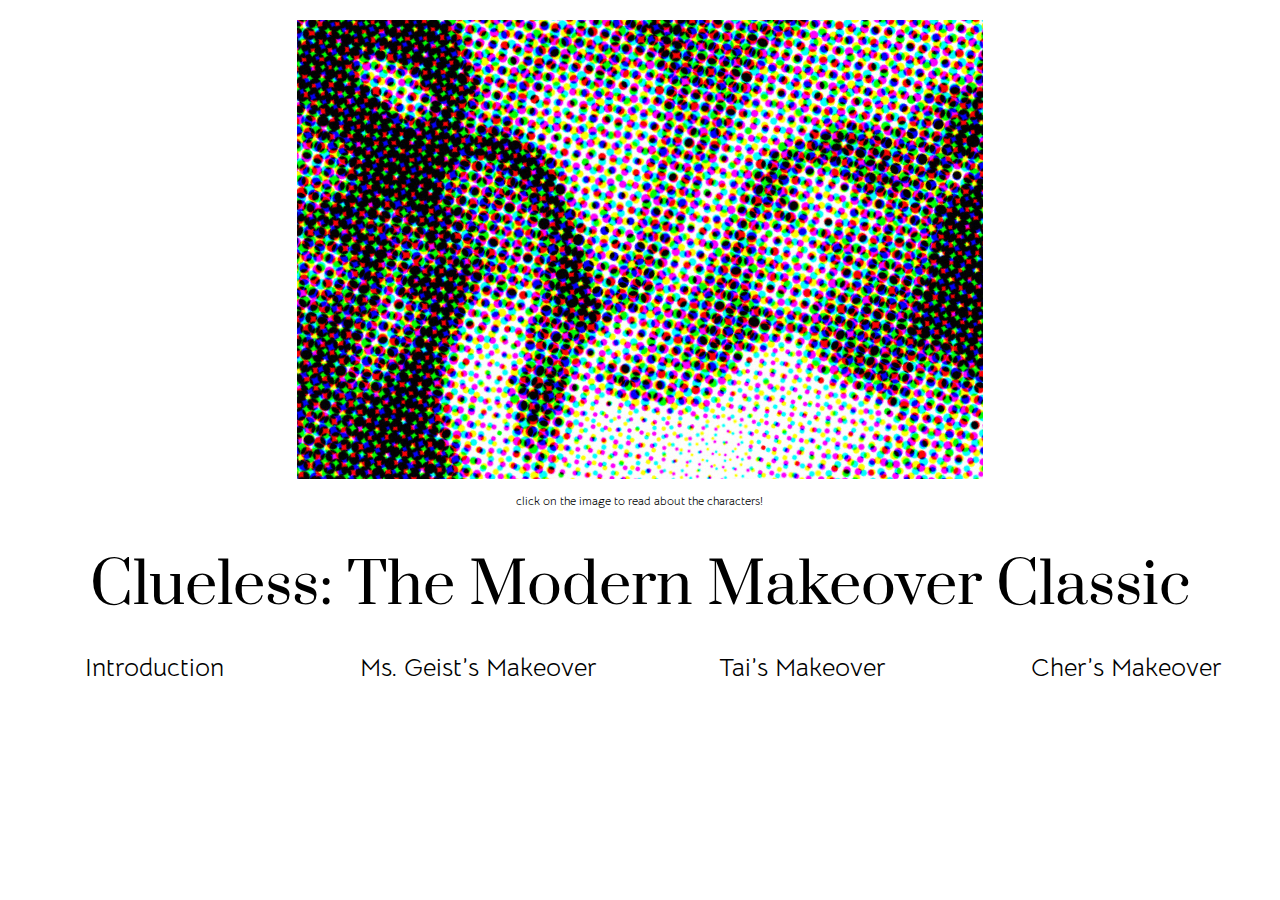
<file: index.html>
<!DOCTYPE html>
<html lang="en-CA" class="en">

<head>
    <title>Clueless-The Modern Makeover</title>
    <meta charset="UTF-8">
    <meta name="viewport" content="width=device-width, initial-scale=1, maximum-scale=1">
    <link href="css/css1.css" rel="stylesheet">
    <link href="css/flexboxgrid.css" rel="stylesheet">
    <link href="https://fonts.googleapis.com/css?family=Prata|Reenie+Beanie&display=swap" rel="stylesheet">
    <link href="https://fonts.googleapis.com/css?family=Bellota+Text&display=swap" rel="stylesheet">
</head>

<body>
    <div class="container">
        <div class="row center-xs">
            <div class="hover06 column">
                <a id="bigimage" href="pages/character-main-page.html">
                    <figure><img class="2" src="images/other/1.jpg"> </figure>click on the image to read about the characters!
                </a>
            </div>
        </div>
    </div>
    </div>
    <p> Clueless: The Modern Makeover Classic </p>
    <div class="navigation">
        <div class="row center-sm center-md center-lg">
            <div class="col-xs-3 sm-3 col-md-3 col-lg-3">
                <div class="box">
                    <img class="one" src="images/svg/17.png">
                    <a href="pages/intro.html">Introduction </a>
                </div>
            </div>
            <div class="col-xs-3sm-3 col-md-3 col-lg-3">
                <div class="box">
                    <a href="pages/missgeist.html">Ms. Geist’s Makeover</a>
                    <img class="one" src="images/svg/18.png">
                </div>
            </div>
            <div class="col-xs-3 sm-3 col-md-3 col-lg-3">
                <div class="box">
                    <a href="pages/tai.html">Tai’s Makeover</a>
                    <img class="one" src="images/svg/19.png">
                </div>
            </div>
            <div class="col-xs-3 sm-3 col-md-3 col-lg-3">
                <div class="box">
                    <a href="pages/cher.html">Cher’s Makeover</a>
                    <img class="one" src="images/svg/20.png">
                </div>
            </div>
        </div>
    </div>
</body>

</html>
</file>
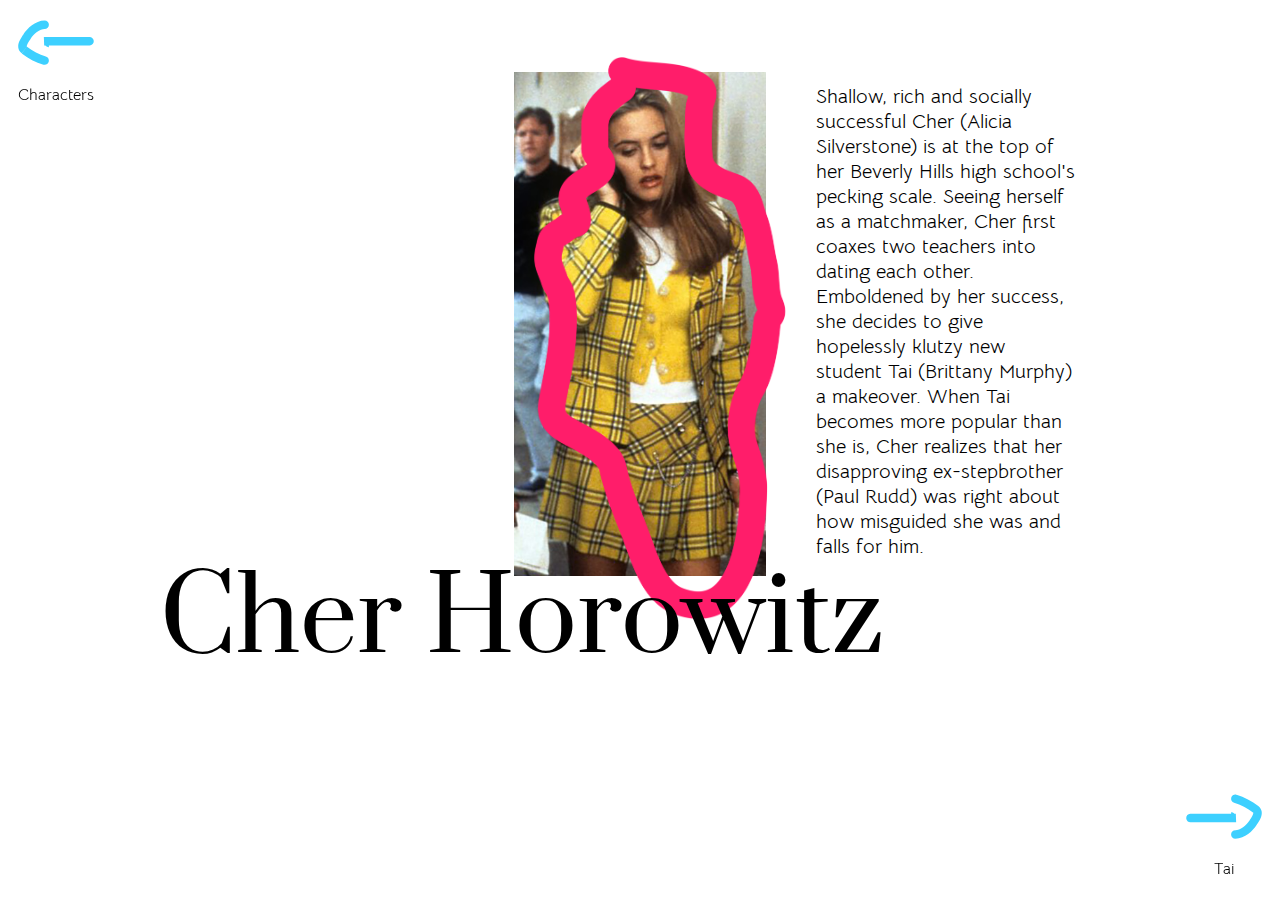
<file: pages/ccher.html>
<!DOCTYPE html>
<html lang="en-CA" class="en">

<head>
    <title>Clueless-The Modern Makeover</title>
    <meta charset="UTF-8">
    <meta name="viewport" content="width=device-width, initial-scale=1, maximum-scale=1">
    <link href="https://fonts.googleapis.com/css?family=Bellota+Text&display=swap" rel="stylesheet">
    <link href="../css/individualcsspages.css" rel="stylesheet">
    <link href="https://fonts.googleapis.com/css?family=Prata|Reenie+Beanie&display=swap" rel="stylesheet">
    <link href="../css/flexboxgrid.css" rel="stylesheet">
</head>

<body>
    <div class="container">
        <div class="row center-xs center-sm center-md center-lg">
            <div class="box">
                <div class="col-xs-12 sm-12 col-md-12 col-lg-12">
                    <img id="one" src="../images/svg/9.png">
                </div>
                <div class="col-xs-12 sm-12 col-md-12 col-lg-12">
                    <img class="one" src="../images/indivchar/1.jpg">
                </div>
            </div>
        </div>
        <div class="row">
            <p> Cher Horowitz </p>
            <div class="col-  col-xs-offset-6 col-xs-12">

                <div class="para2">
                    <p class="para2"> Shallow, rich and socially successful Cher (Alicia Silverstone) is at the top of her Beverly Hills high school's pecking scale. Seeing herself as a matchmaker, Cher first coaxes two teachers into dating each other. Emboldened by her
                        success, she decides to give hopelessly klutzy new student Tai (Brittany Murphy) a makeover. When Tai becomes more popular than she is, Cher realizes that her disapproving ex-stepbrother (Paul Rudd) was right about how misguided
                        she was and falls for him. </p>
                </div>
            </div>
        </div>
    </div>
    <a class="top" href="character-main-page.html">
        <img src="../images/svg/arrow2.svg">Characters
    </a>
    <a class="bottom" href="ctai.html">
        <img src="../images/svg/arrow.svg">Tai
    </a>
</body>

</html>
</file>
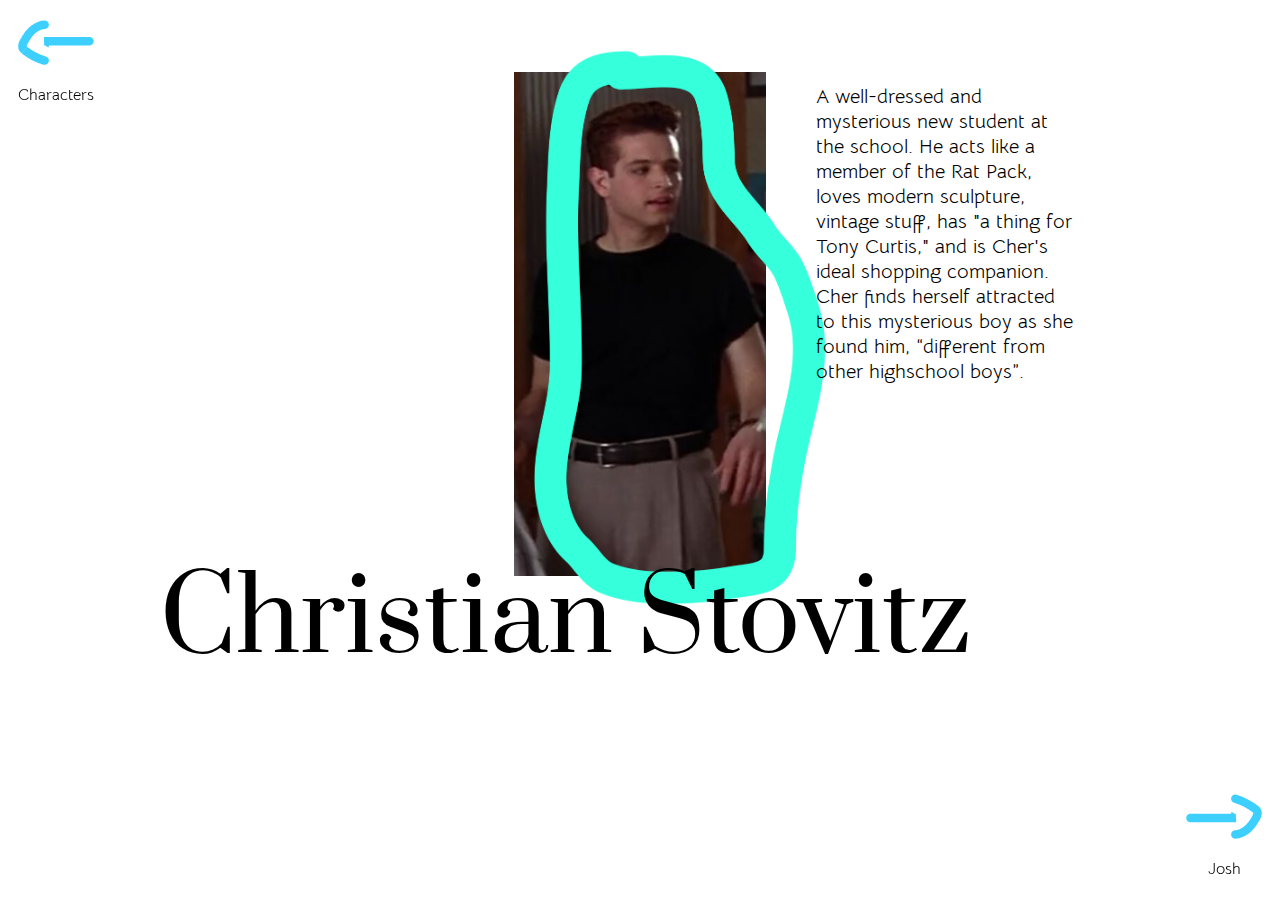
<file: pages/cchristian.html>
<!DOCTYPE html>
<html lang="en-CA" class="en">

<head>
    <title>Clueless-The Modern Makeover</title>
    <meta charset="UTF-8">
    <meta name="viewport" content="width=device-width, initial-scale=1, maximum-scale=1">
    <link href="https://fonts.googleapis.com/css?family=Bellota+Text&display=swap" rel="stylesheet">
    <link href="../css/individualcsspages.css" rel="stylesheet">
    <link href="https://fonts.googleapis.com/css?family=Prata|Reenie+Beanie&display=swap" rel="stylesheet">
    <link href="../css/flexboxgrid.css" rel="stylesheet">
</head>

<body>
    <div class="container">
        <div class="row center-xs center-sm center-md center-lg">
            <div class="box">
                <div class="col-xs-12sm-12 col-md-12 col-lg-12">
                    <img id="one" src="../images/svg/10.png">
                </div>
                <div class="col-xs-12sm-12 col-md-12 col-lg-12">
                    <img class="one" src="../images/indivchar/4.jpg">
                </div>
            </div>
        </div>
        <div class="row">
            <p> Christian Stovitz</p>
            <div class="col-  col-xs-offset-6 col-xs-12">

                <div class="para2">
                    <p class="para2">A well-dressed and mysterious new student at the school. He acts like a member of the Rat Pack, loves modern sculpture, vintage stuff, has "a thing for Tony Curtis," and is Cher's ideal shopping companion. Cher finds herself attracted
                        to this mysterious boy as she found him, “different from other highschool boys”. </p>
                </div>
            </div>
        </div>
        <div class="row">
            <a class="top" href="character-main-page.html">
                <img src="../images/svg/arrow2.svg">Characters
            </a>
            <a class="bottom" href="cjosh.html">
                <img src="../images/svg/arrow.svg">Josh
            </a>
</body>

</html>
</file>
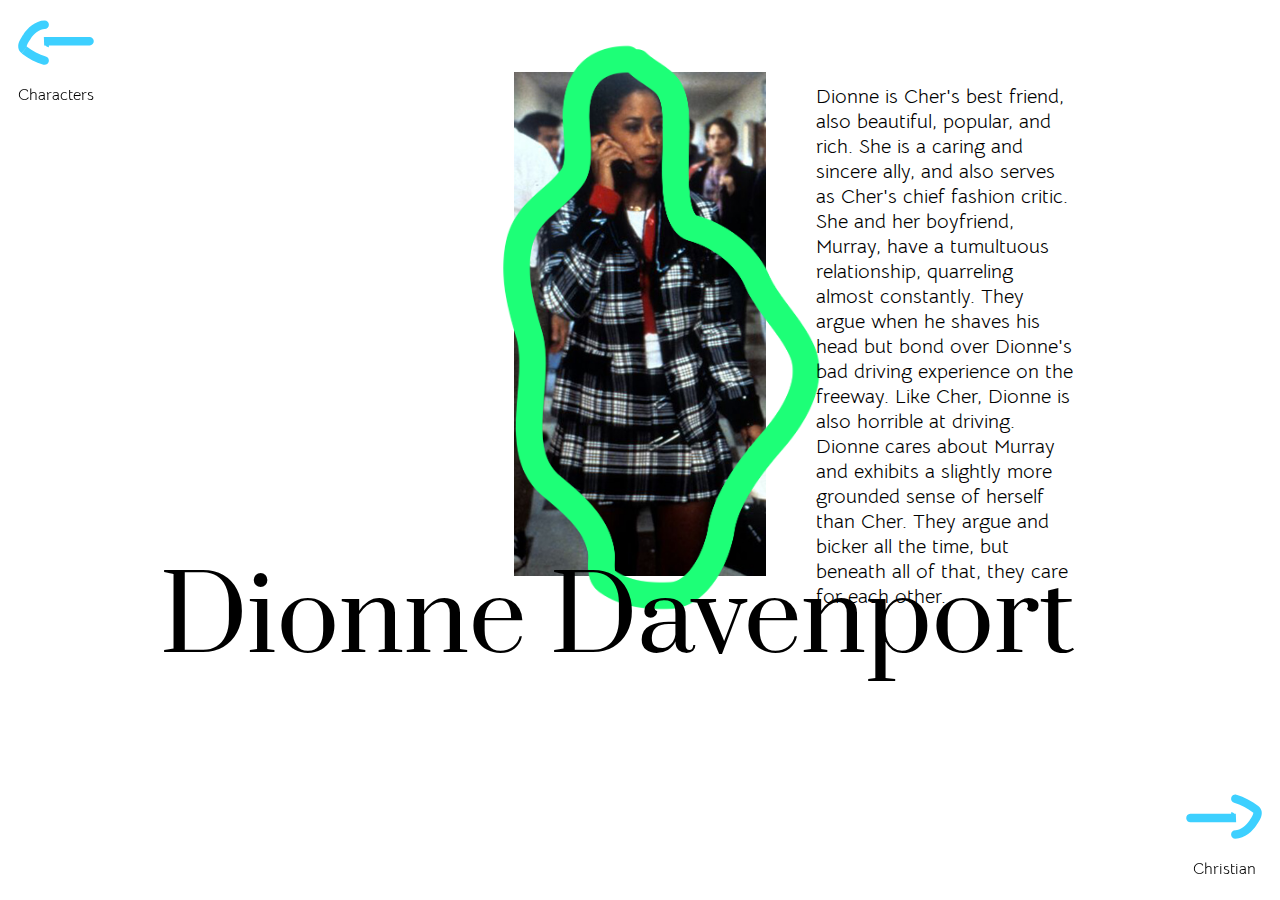
<file: pages/cdionne.html>
<!DOCTYPE html>
<html lang="en-CA" class="en">

<head>
    <title>Clueless-The Modern Makeover</title>
    <meta charset="UTF-8">
    <meta name="viewport" content="width=device-width, initial-scale=1, maximum-scale=1">
    <link href="https://fonts.googleapis.com/css?family=Bellota+Text&display=swap" rel="stylesheet">
    <link href="../css/individualcsspages.css" rel="stylesheet">
    <link href="https://fonts.googleapis.com/css?family=Prata|Reenie+Beanie&display=swap" rel="stylesheet">
    <link href="../css/flexboxgrid.css" rel="stylesheet">
</head>

<body>
    <div class="container">
        <div class="row center-xs center-sm center-md center-lg">
            <div class="box">
                <div class="col-xs-12 sm-12 col-md-12 col-lg-12">
                    <img id="one" src="../images/svg/12.png">
                </div>
                <div class="col-xs-12 sm-12 col-md-12 col-lg-12">
                    <img class="one" src="../images/indivchar/3.jpg">
                </div>
            </div>
        </div>
        <div class="row">
            <p>Dionne Davenport</p>
            <div class="col-  col-xs-offset-6 col-xs-12">

                <div class="para2">
                    <p class="para2">Dionne is Cher's best friend, also beautiful, popular, and rich. She is a caring and sincere ally, and also serves as Cher's chief fashion critic. She and her boyfriend, Murray, have a tumultuous relationship, quarreling almost constantly.
                        They argue when he shaves his head but bond over Dionne's bad driving experience on the freeway. Like Cher, Dionne is also horrible at driving. Dionne cares about Murray and exhibits a slightly more grounded sense of herself than
                        Cher. They argue and bicker all the time, but beneath all of that, they care for each other. </p>
                </div>
            </div>
        </div>

        <div class="row">
            <a class="top" href="character-main-page.html">
                <img src="../images/svg/arrow2.svg">Characters
            </a>
            <a class="bottom" href="cchristian.html">
                <img src="../images/svg/arrow.svg">Christian
            </a>
</body>

</html>
</file>
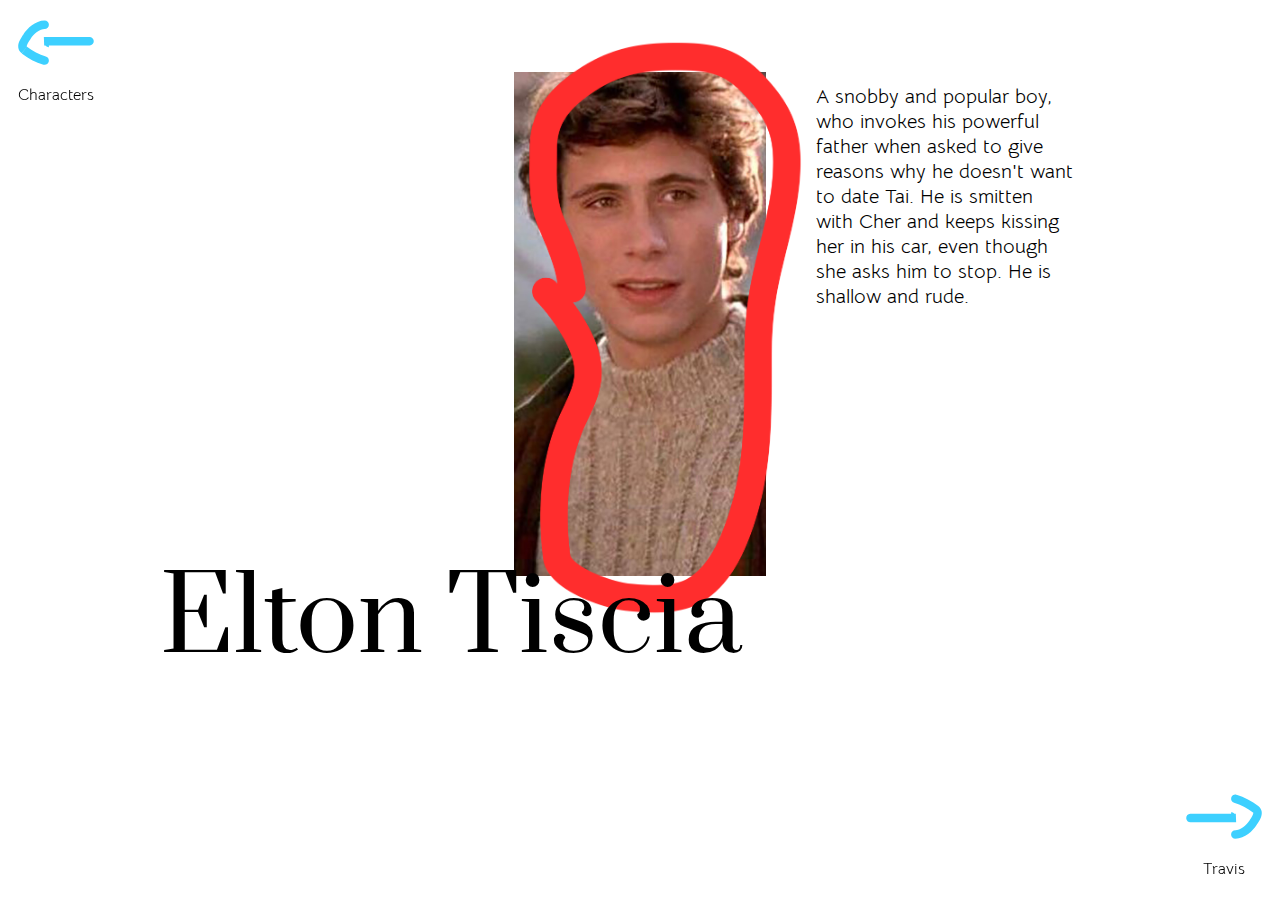
<file: pages/celton.html>
<!DOCTYPE html>
<html lang="en-CA" class="en">

<head>
    <title>Clueless-The Modern Makeover</title>
    <meta charset="UTF-8">
    <meta name="viewport" content="width=device-width, initial-scale=1, maximum-scale=1">
    <link href="https://fonts.googleapis.com/css?family=Bellota+Text&display=swap" rel="stylesheet">
    <link href="../css/individualcsspages.css" rel="stylesheet">
    <link href="https://fonts.googleapis.com/css?family=Prata|Reenie+Beanie&display=swap" rel="stylesheet">
    <link href="../css/flexboxgrid.css" rel="stylesheet">
</head>

<body>
    <div class="container">
        <div class="row center-xs center-sm center-md center-lg">
            <div class="box">
                <div class="col-xs-12sm-12 col-md-12 col-lg-12">
                    <img id="one" src="../images/svg/14.png">
                </div>
                <div class="col-xs-12sm-12 col-md-12 col-lg-12">
                    <img class="one" src="../images/indivchar/6.jpg">
                </div>
            </div>
        </div>
        <div class="row">
            <p>Elton Tiscia</p>
            <div class="col-  col-xs-offset-6 col-xs-12">

                <div class="para2">
                    <p class="para2">A snobby and popular boy, who invokes his powerful father when asked to give reasons why he doesn't want to date Tai. He is smitten with Cher and keeps kissing her in his car, even though she asks him to stop. He is shallow and rude.
                    </p>
                </div>
            </div>
        </div>

        <div class="row">
            <a class="top" href="character-main-page.html">
                <img src="../images/svg/arrow2.svg">Characters
            </a>
            <a class="bottom" href="ctravis.html">
                <img src="../images/svg/arrow.svg">Travis
            </a>

</body>

</html>
</file>
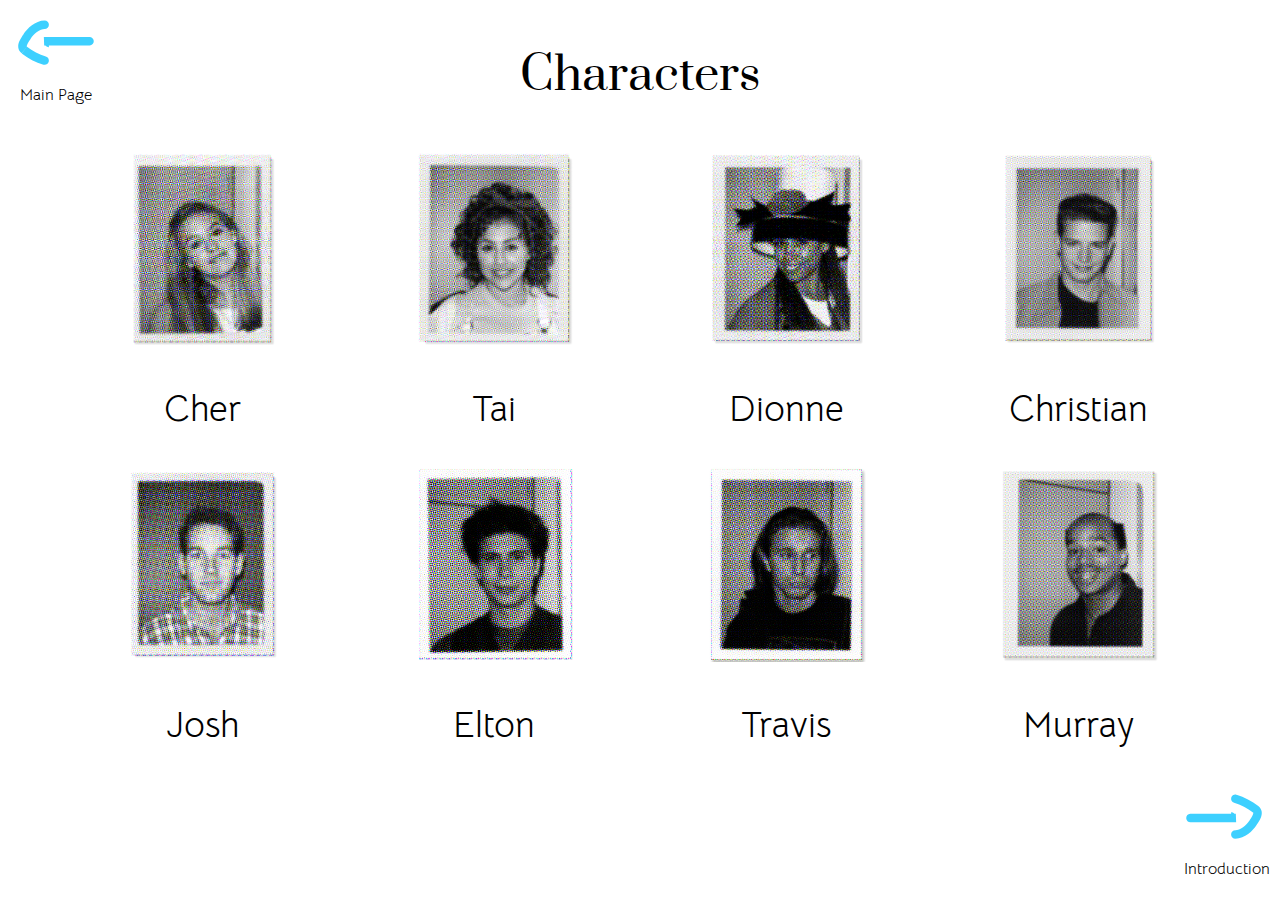
<file: pages/character-main-page.html>
<!DOCTYPE html>
<html lang="en-CA" class="en">

<head>
    <title>Clueless-The Modern Makeover</title>
    <meta charset="UTF-8">
    <meta name="viewport" content="width=device-width, initial-scale=1, maximum-scale=1">
    <link href="../css/csscharacter.css" rel="stylesheet">
    <link href="https://fonts.googleapis.com/css?family=Prata|Reenie+Beanie&display=swap" rel="stylesheet">
    <link href="../css/flexboxgrid.css" rel="stylesheet">
    <link href="https://fonts.googleapis.com/css?family=Bellota+Text&display=swap" rel="stylesheet">
</head>

<body>
    <p id="title"> Characters</p>
    <div class="container">
        <div class="row center-xs center-sm center-md center-lg">
            <div class="col-xs-12 sm-8 col-md-6 col-lg-3">
                <div class="box">
                    <a style="text-decoration:none" href="../pages/ccher.html"><img id="one" src="../images/svg/1.png"></a>
                    <img class="polaroids" src="../images/other/22.png">
                    <p>Cher</p>
                </div>
            </div>
            <div class="col-xs-12 sm-8 col-md-6 col-lg-3">
                <div class="box">
                    <a style="text-decoration:none" href="../pages/ctai.html"><img id="one" src="../images/svg/2.png"></a>

                    <img class="polaroids" src="../images/other/3.png">
                    <p>Tai</p>
                </div>
            </div>
            <div class="col-xs-12 sm-8 col-md-6 col-lg-3">
                <div class="box">
                    <a style="text-decoration:none" href="../pages/cdionne.html"><img id="one" src="../images/svg/3.png"></a>
                    <!--I tried ommiting the text-decoration and put it in css, but it wasn't working. It works for others pages tho.-->
                    <img class="polaroids" src="../images/other/4.png">
                    <p>Dionne</p>
                </div>
            </div>
            <div class="col-xs-12 sm-8 col-md-6 col-lg-3">
                <div class="box">
                    <a style="text-decoration:none" href="../pages/cchristian.html"><img id="one" src="../images/svg/4.png"></a>

                    <img class="polaroids" src="../images/other/5.png">
                    <p>Christian</p>
                </div>
            </div>
            <div class="col-xs-12 sm-8 col-md-6 col-lg-3">
                <div class="box">
                    <a style="text-decoration:none" href="../pages/cjosh.html"><img id="one" src="../images/svg/5.png"></a>
                    <img class="polaroids" src="../images/other/6.png">
                    <p>Josh</p>
                </div>
            </div>
            <div class="col-xs-12 sm-8 col-md-6 col-lg-3">
                <div class="box">
                    <a style="text-decoration:none" href="../pages/celton.html"><img id="one" src="../images/svg/6.png"></a>

                    <img class="polaroids" src="../images/other/7.png">
                    <p>Elton</p>
                </div>
            </div>
            <div class="col-xs-12 sm-8 col-md-6 col-lg-3">
                <div class="box">
                    <a style="text-decoration:none" href="../pages/ctravis.html"><img id="one" src="../images/svg/7.png"></a>

                    <img class="polaroids" src="../images/other/8.png">
                    <p>Travis</p>
                </div>
            </div>
            <div class="col-xs-12 sm-8 col-md-6 col-lg-3">
                <div class="box">
                    <a style="text-decoration:none" href="../pages/cmurray.html"><img id="one" src="../images/svg/8.png"></a>

                    <img class="polaroids" src="../images/other/9.png">
                    <p>Murray</p>
                </div>
            </div>
        </div>
    </div>
    </div>
    </div>
    </div>
    <a class="bottom" href="intro.html">
        <img src="../images/svg/arrow.svg">Introduction
    </a>
    <a class="top" href="../index.html">
        <img src="../images/svg/arrow2.svg"> Main Page
    </a>
</body>



</html>
</file>
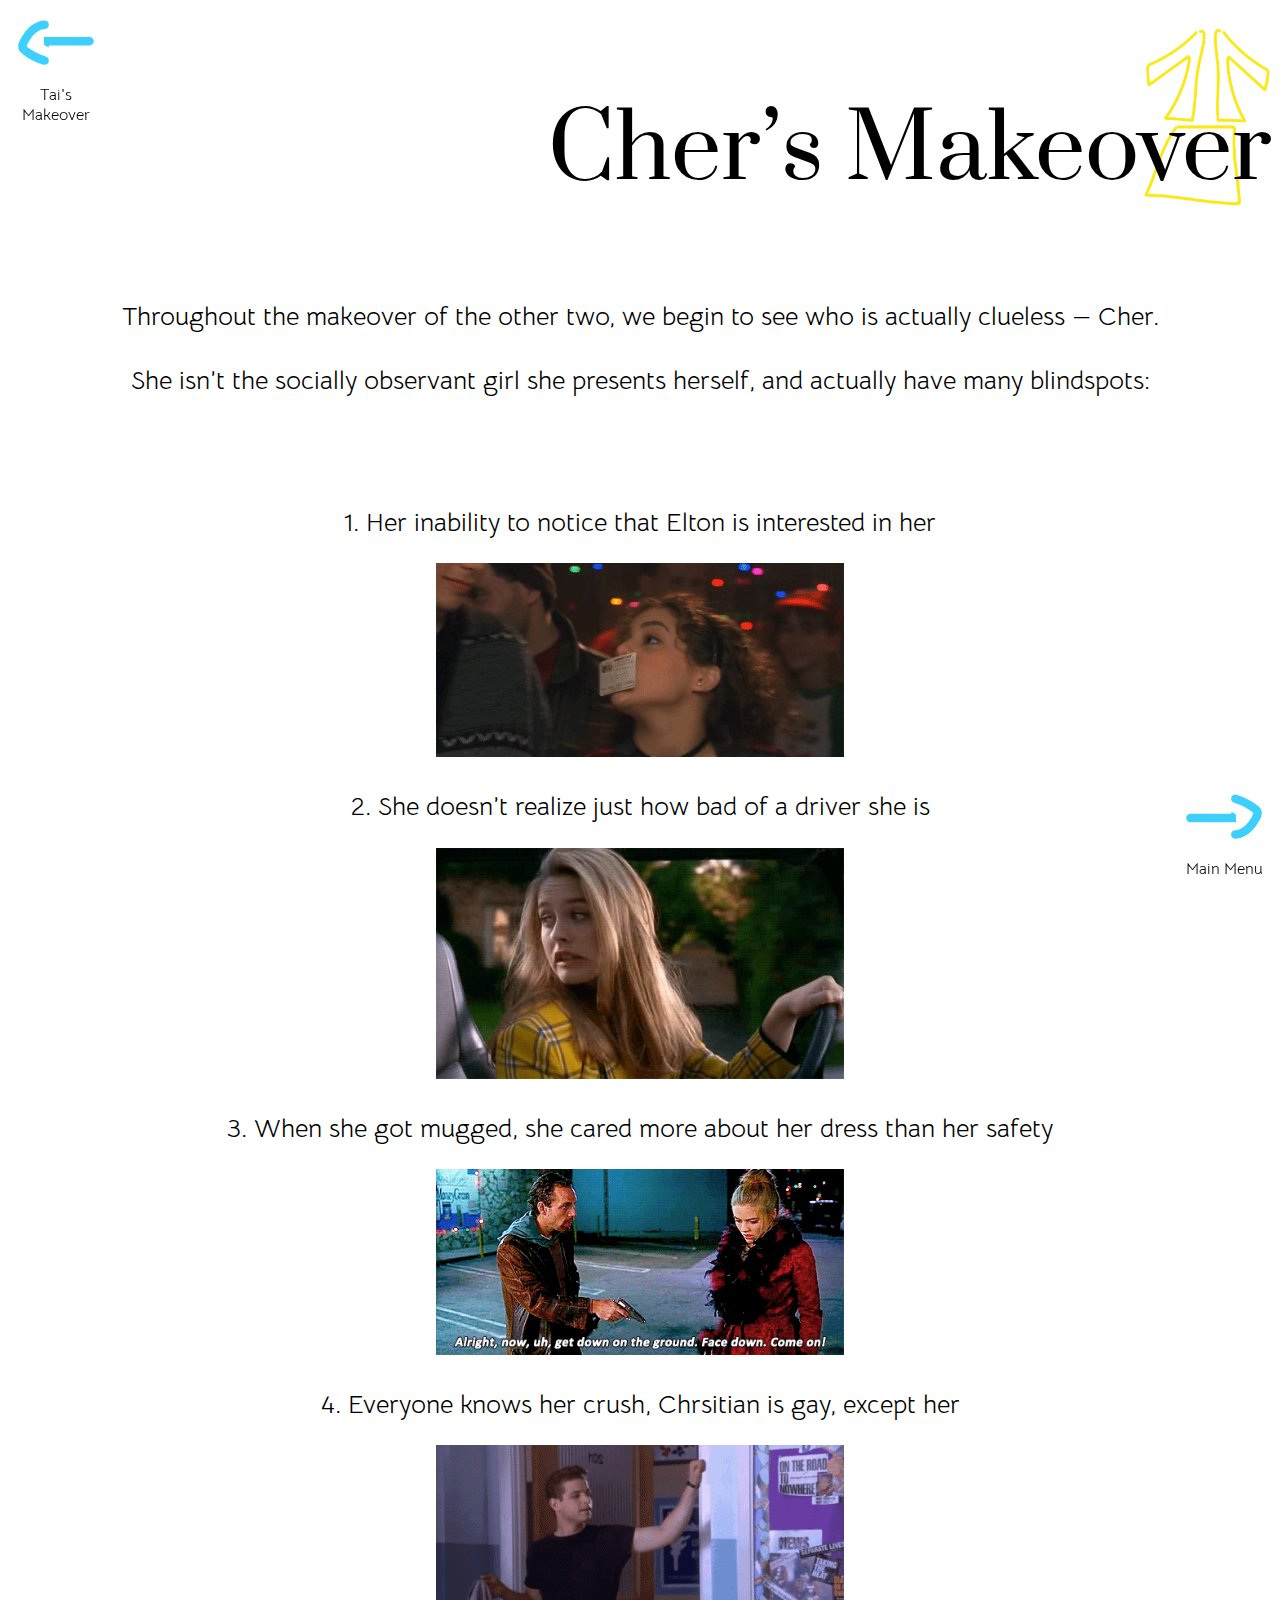
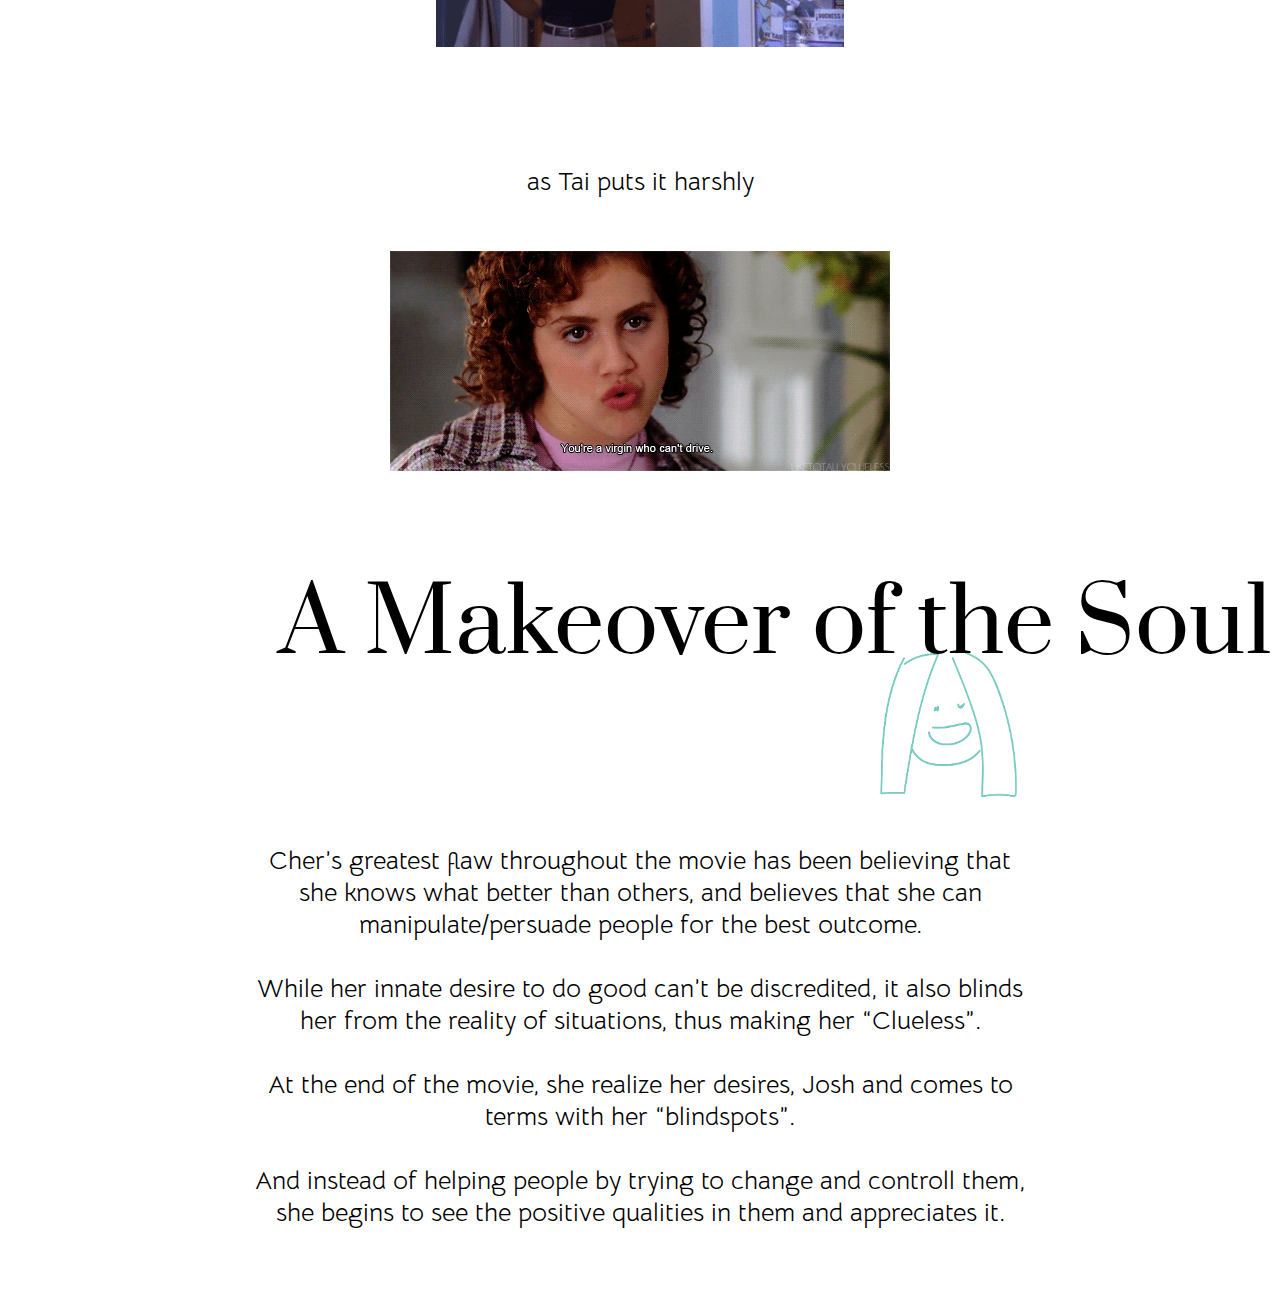
<file: pages/cher.html>
<!DOCTYPE html>
<html lang="en-CA" class="en">

<head>
    <title>Clueless-The Modern Makeover</title>
    <meta charset="UTF-8">
    <meta name="viewport" content="width=device-width, initial-scale=1, maximum-scale=1">
    <link href="https://fonts.googleapis.com/css?family=Lora:400,400i,700&display=swap" rel="stylesheet">
    <link href="../css/css3.css" rel="stylesheet">
    <link href="https://fonts.googleapis.com/css?family=Prata|Reenie+Beanie&display=swap" rel="stylesheet">
    <link href="../css/flexboxgrid.css" rel="stylesheet">
    <link href="https://fonts.googleapis.com/css?family=Bellota+Text&display=swap" rel="stylesheet">

</head>

<body>

    <div class="intro">
        <div class="box">
            <img id="cherdoodle" src="../images/svg/27.png">
            <p>Cher’s Makeover</p>
        </div>
    </div>
    <div class="para">
        <p>Throughout the makeover of the other two, we begin to see who is actually clueless — Cher. <br><br> She isn’t the socially observant girl she presents herself, and actually have many blindspots:

        </p>
    </div>
    <div class="container">
        <div class="row center-xs">
            <div class="para2">
                <p>1. Her inability to notice that Elton is interested in her </p>
                <div class="row center-xs">
                    <div class="col-xs-12 sm-12 col-md-12 col-lg-6">
                        <img id="first" src="../images/screencaps/18.gif">
                    </div>
                    <p>2. She doesn’t realize just how bad of a driver she is</p>
                    <div class="col-xs-12 sm-12  col-md-12 col-lg-6">
                        <img id="first" src="../images/screencaps/19.gif">
                    </div>
                    <p>3. When she got mugged, she cared more about her dress than her safety</p>
                    <div class="col-xs-12 sm-12 col-md-12 col-lg-6">
                        <img id="first" src="../images/screencaps/20.gif">
                    </div>
                    <p>4. Everyone knows her crush, Chrsitian is gay, except her</p>
                    <div class="col-xs-12 sm-12 col-md-12 col-lg-6">
                        <img id="first" src="../images/screencaps/21.gif">
                    </div>
                </div>
            </div>
            <div class="col-xs-12 sm-12 col-md-8 col-lg-6">
                <div class="para2">
                    <p>as Tai puts it harshly </p>
                </div>
                <img id="geist" src="../images/screencaps/22.gif">
            </div>
        </div>
    </div>
    <div class="intro">

        <div class="box">
            <img id="cherdoodle2" src="../images/svg/28.png">
            <p>A Makeover of the Soul</p>
        </div>
    </div>
    <div class="row center-xs">
        <div class="col-xs-12 sm-12 col-md-8 col-lg-8">
            <div class="row">
                <div class="para2">
                    <p>Cher’s greatest flaw throughout the movie has been believing that she knows what better than others, and believes that she can manipulate/persuade people for the best outcome.<br><br> While her innate desire to do good can’t be discredited,
                        it also blinds her from the reality of situations, thus making her “Clueless”.<br><br>At the end of the movie, she realize her desires, Josh and comes to terms with her “blindspots”.
                        <br><br>And instead of helping people by trying to change and controll them, she begins to see the positive qualities in them and appreciates it.
                    </p>
                </div>
            </div>

            <a class="bottom" style="text-decoration:none" href="../index.html">
                <img src="../images/svg/arrow.svg">Main Menu
            </a>
            <a class="top" style="text-decoration:none" href="tai.html">
                <img src="../images/svg/arrow2.svg">Tai's Makeover
            </a>
            <button onclick="topFunction()" id="myBtn" title="back to top">Top</button>
            <script src="../java/toptoggle.js"></script>

</body>

</html>
</file>
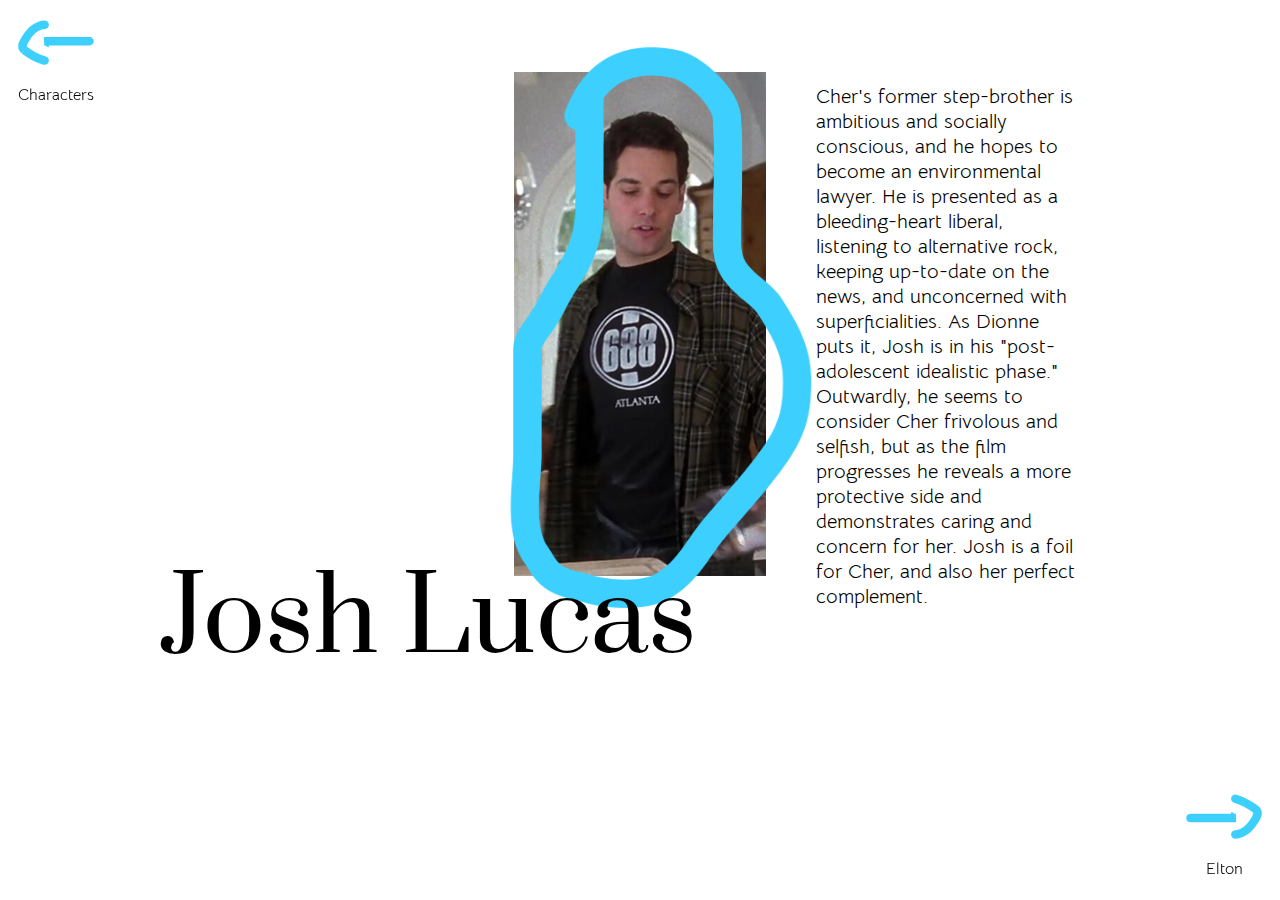
<file: pages/cjosh.html>
<!DOCTYPE html>
<html lang="en-CA" class="en">

<head>
    <title>Clueless-The Modern Makeover</title>
    <meta charset="UTF-8">
    <meta name="viewport" content="width=device-width, initial-scale=1, maximum-scale=1">
    <link href="https://fonts.googleapis.com/css?family=Bellota+Text&display=swap" rel="stylesheet">
    <link href="../css/individualcsspages.css" rel="stylesheet">
    <link href="https://fonts.googleapis.com/css?family=Prata|Reenie+Beanie&display=swap" rel="stylesheet">
    <link href="../css/flexboxgrid.css" rel="stylesheet">
</head>

<body>
    <div class="container">
        <div class="row center-xs center-sm center-md center-lg">
            <div class="box">
                <div class="col-xs-12 sm-12 col-md-12 col-lg-12">
                    <img id="one" src="../images/svg/13.png">
                </div>
                <div class="col-xs-12 sm-12 col-md-12 col-lg-12">
                    <img class="one" src="../images/indivchar/5.jpg">
                </div>
            </div>
        </div>
        <div class="row">
            <p>Josh Lucas</p>
            <div class="col-  col-xs-offset-6 col-xs-12">

                <div class="para2">
                    <p class="para2">Cher's former step-brother is ambitious and socially conscious, and he hopes to become an environmental lawyer. He is presented as a bleeding-heart liberal, listening to alternative rock, keeping up-to-date on the news, and unconcerned
                        with superficialities. As Dionne puts it, Josh is in his "post-adolescent idealistic phase." Outwardly, he seems to consider Cher frivolous and selfish, but as the film progresses he reveals a more protective side and demonstrates
                        caring and concern for her. Josh is a foil for Cher, and also her perfect complement.</p>
                </div>
            </div>
        </div>

        <div class="row">
            <a class="top" href="character-main-page.html">
                <img src="../images/svg/arrow2.svg"> Characters
            </a>
            <a class="bottom" href="celton.html">
                <img src="../images/svg/arrow.svg">Elton
            </a>
</body>

</html>
</file>
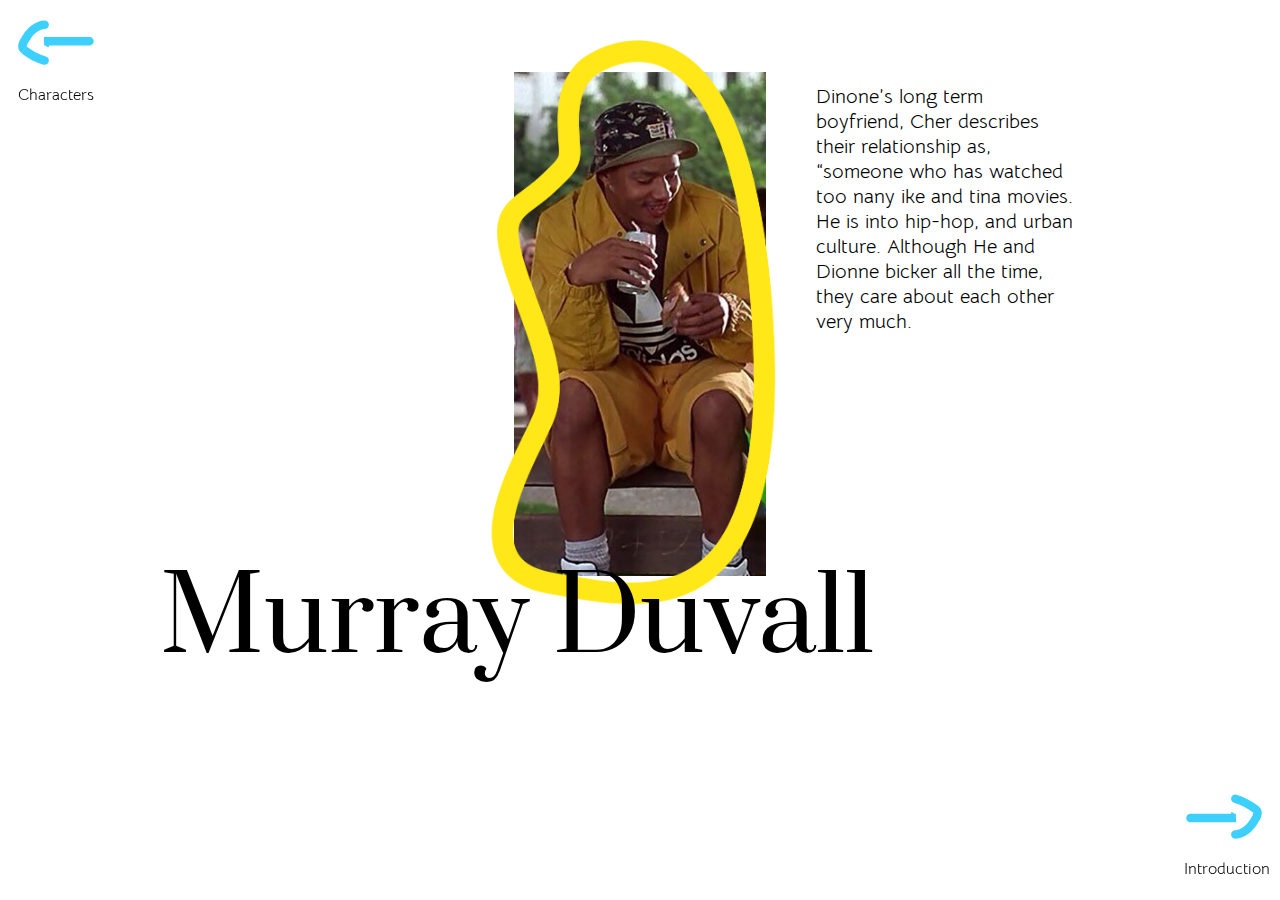
<file: pages/cmurray.html>
<!DOCTYPE html>
<html lang="en-CA" class="en">

<head>
    <title>Clueless-The Modern Makeover</title>
    <meta charset="UTF-8">
    <meta name="viewport" content="width=device-width, initial-scale=1, maximum-scale=1">
    <link href="https://fonts.googleapis.com/css?family=Bellota+Text&display=swap" rel="stylesheet">
    <link href="../css/individualcsspages.css" rel="stylesheet">
    <link href="https://fonts.googleapis.com/css?family=Prata|Reenie+Beanie&display=swap" rel="stylesheet">
    <link href="../css/flexboxgrid.css" rel="stylesheet">
</head>

<body>
    <div class="container">
        <div class="row center-xs center-sm center-md center-lg">
            <div class="box">
                <div class="col-xs-12 sm-12 col-md-12 col-lg-12">
                    <img id="one" src="../images/svg/16.png">
                </div>
                <div class="col-xs-12 sm-12 col-md-12 col-lg-12">
                    <img class="one" src="../images/indivchar/8.jpg">
                </div>
            </div>
        </div>
        <div class="row">
            <p>Murray Duvall</p>
            <div class="col-  col-xs-offset-6 col-xs-12">

                <div class="para2">
                    <p class="para2">Dinone’s long term boyfriend, Cher describes their relationship as, “someone who has watched too nany ike and tina movies. He is into hip-hop, and urban culture. Although He and Dionne bicker all the time, they care about each other
                        very much.</p>
                </div>
            </div>
        </div>

        <div class="row">
            <a class="top" href="character-main-page.html">
                <img src="../images/svg/arrow2.svg">Characters
            </a>
            <a class="bottom" href="intro.html">
                <img src="../images/svg/arrow.svg">Introduction
            </a>
</body>

</html>
</file>
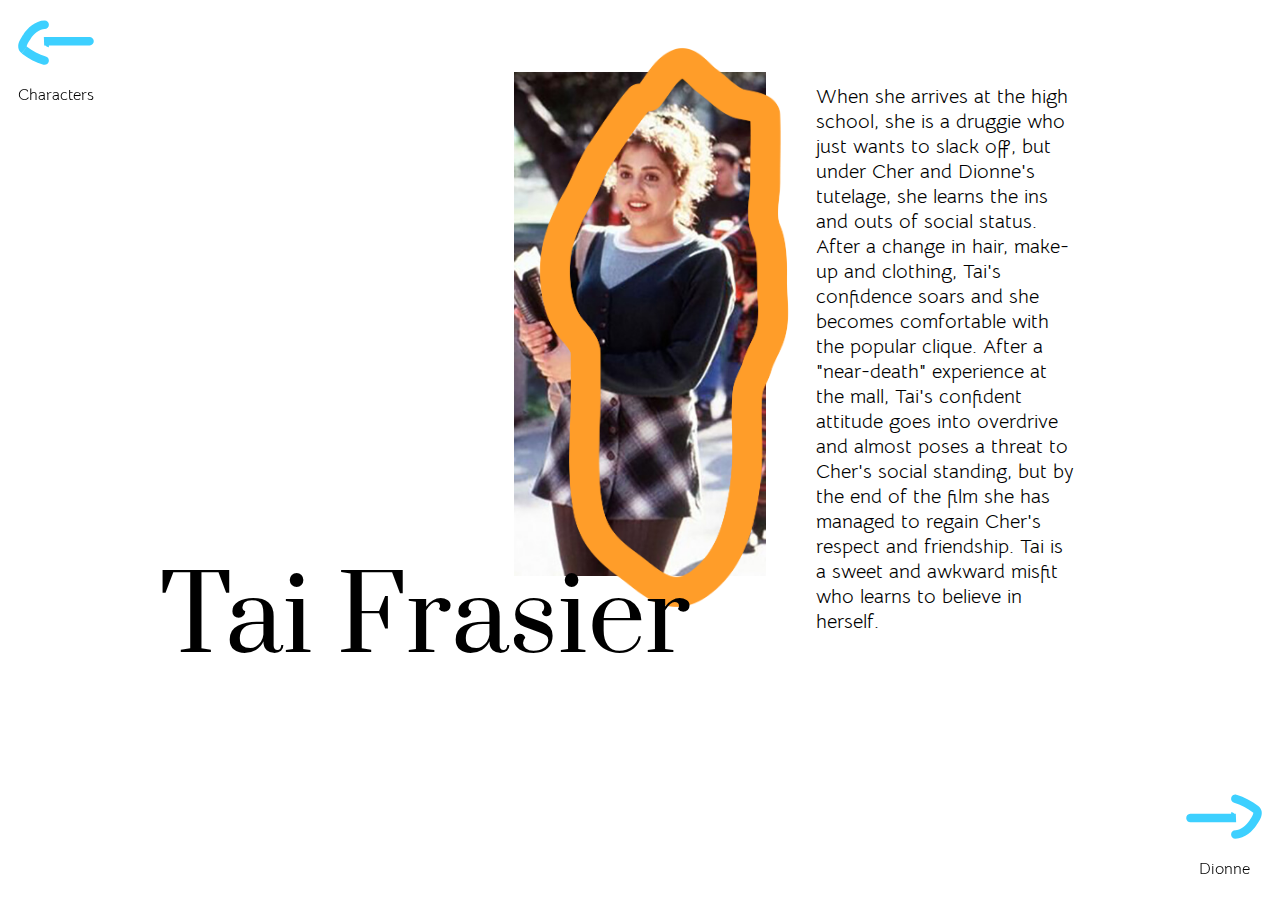
<file: pages/ctai.html>
<!DOCTYPE html>
<html lang="en-CA" class="en">

<head>
    <title>Clueless-The Modern Makeover</title>
    <meta charset="UTF-8">
    <meta name="viewport" content="width=device-width, initial-scale=1, maximum-scale=1">
    <link href="https://fonts.googleapis.com/css?family=Bellota+Text&display=swap" rel="stylesheet">
    <link href="../css/individualcsspages.css" rel="stylesheet">
    <link href="https://fonts.googleapis.com/css?family=Prata|Reenie+Beanie&display=swap" rel="stylesheet">
    <link href="../css/flexboxgrid.css" rel="stylesheet">
</head>

<body>
    <div class="container">
        <div class="row center-xs center-sm center-md center-lg">
            <div class="box">
                <div class="col-xs-12sm-12 col-md-12 col-lg-12">
                    <img id="one" src="../images/svg/11.png">
                </div>
                <div class="col-xs-12sm-12 col-md-12 col-lg-12">
                    <img class="one" src="../images/indivchar/2.jpg">
                </div>
            </div>
        </div>
        <div class="row">
            <p>Tai Frasier </p>
            <div class="col-  col-xs-offset-6 col-xs-12">

                <div class="para2">
                    <p class="para2">When she arrives at the high school, she is a druggie who just wants to slack off, but under Cher and Dionne's tutelage, she learns the ins and outs of social status. After a change in hair, make-up and clothing, Tai's confidence soars
                        and she becomes comfortable with the popular clique. After a "near-death" experience at the mall, Tai's confident attitude goes into overdrive and almost poses a threat to Cher's social standing, but by the end of the film she
                        has managed to regain Cher's respect and friendship. Tai is a sweet and awkward misfit who learns to believe in herself.</p>
                </div>
            </div>
        </div>

        <div class="row">
            <a class="top" href="character-main-page.html">
                <img src="../images/svg/arrow2.svg">Characters
            </a>
            <a class="bottom" href="cdionne.html">
                <img src="../images/svg/arrow.svg">Dionne
            </a>
</body>

</html>
</file>
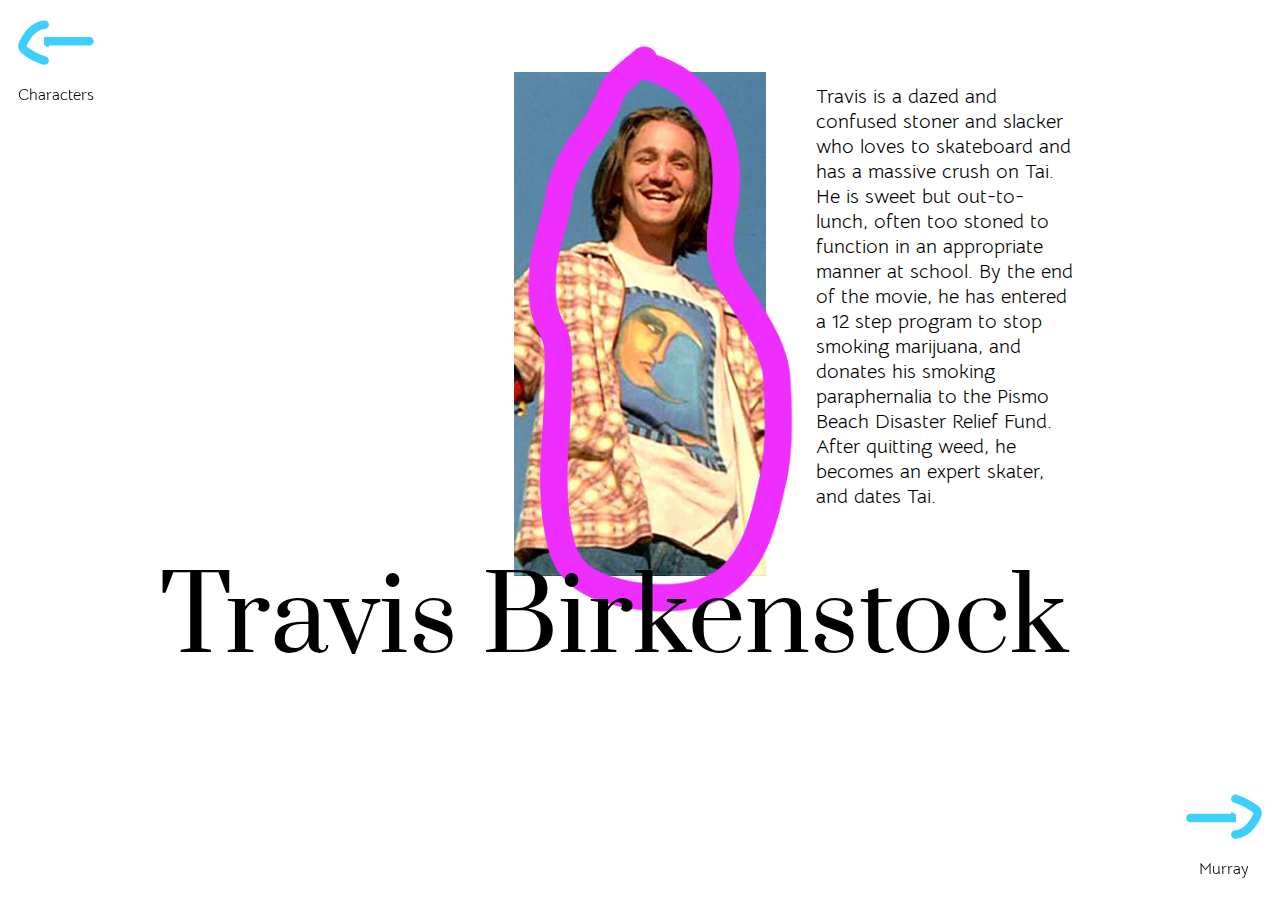
<file: pages/ctravis.html>
<!DOCTYPE html>
<html lang="en-CA" class="en">

<head>
    <title>Clueless-The Modern Makeover</title>
    <meta charset="UTF-8">
    <meta name="viewport" content="width=device-width, initial-scale=1, maximum-scale=1">
    <link href="https://fonts.googleapis.com/css?family=Bellota+Text&display=swap" rel="stylesheet">
    <link href="../css/individualcsspages.css" rel="stylesheet">
    <link href="https://fonts.googleapis.com/css?family=Prata|Reenie+Beanie&display=swap" rel="stylesheet">
    <link href="../css/flexboxgrid.css" rel="stylesheet">
</head>

<body>
    <div class="container">
        <div class="row center-xs center-sm center-md center-lg">
            <div class="box">
                <div class="col-xs-12sm-12 col-md-12 col-lg-12">
                    <img id="one" src="../images/svg/15.png">
                </div>
                <div class="col-xs-12sm-12 col-md-12 col-lg-12">
                    <img class="one" src="../images/indivchar/7.jpg">
                </div>
            </div>
        </div>
        <div class="row">
            <p>Travis Birkenstock</p>
            <div class="col-  col-xs-offset-6 col-xs-12">

                <div class="para2">
                    <p class="para2">Travis is a dazed and confused stoner and slacker who loves to skateboard and has a massive crush on Tai. He is sweet but out-to-lunch, often too stoned to function in an appropriate manner at school. By the end of the movie, he has
                        entered a 12 step program to stop smoking marijuana, and donates his smoking paraphernalia to the Pismo Beach Disaster Relief Fund. After quitting weed, he becomes an expert skater, and dates Tai.</p>
                </div>
            </div>
        </div>

        <div class="row">
            <a class="top" href="character-main-page.html">
                <img src="../images/svg/arrow2.svg">Characters
            </a>
            <a class="bottom" href="cmurray.html">
                <img src="../images/svg/arrow.svg">Murray
            </a>
</body>

</html>
</file>
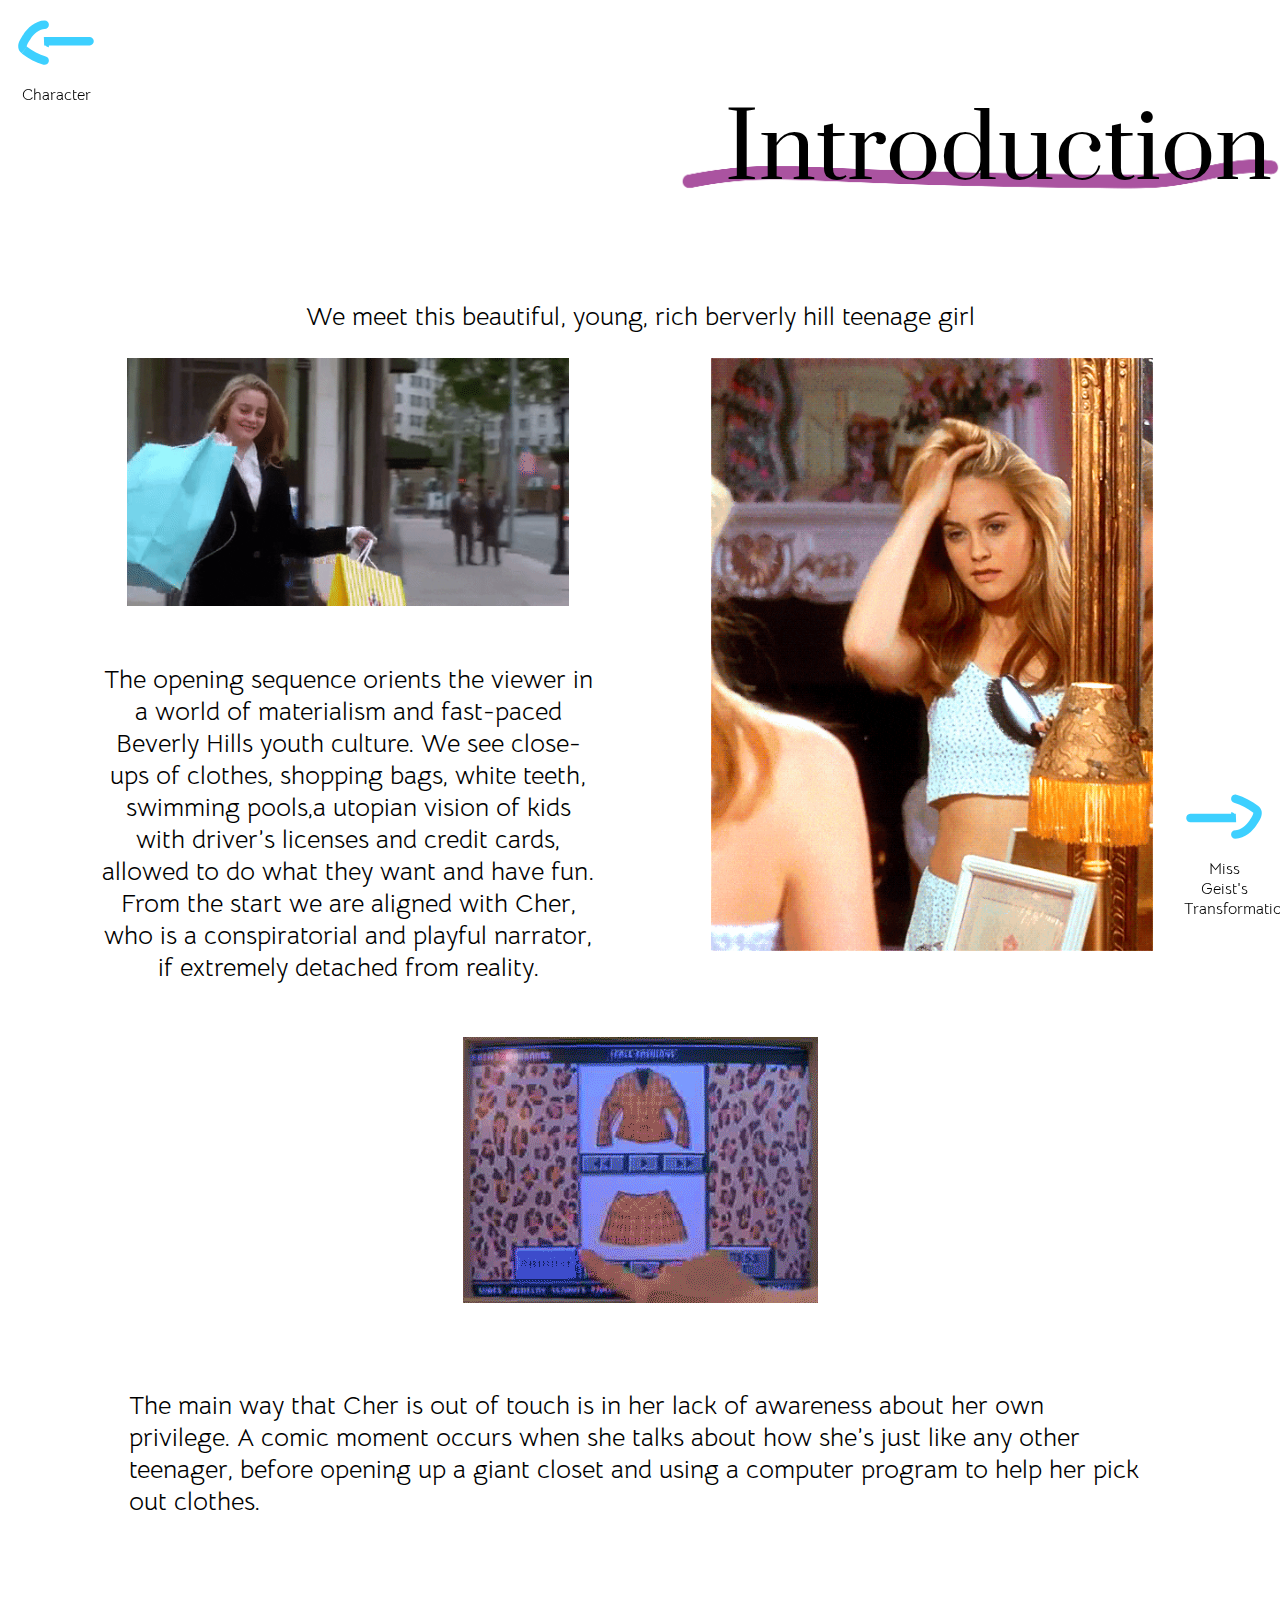
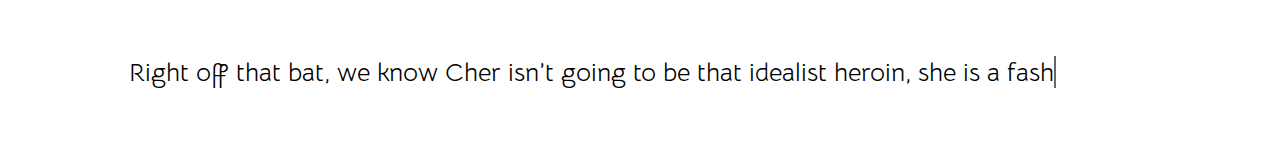
<file: pages/intro.html>
<!DOCTYPE html>
<html lang="en-CA" class="en">

<head>
    <title>Clueless-The Modern Makeover</title>
    <meta charset="UTF-8">
    <meta name="viewport" content="width=device-width, initial-scale=1, maximum-scale=1">
    <link href="https://fonts.googleapis.com/css?family=Lora:400,400i,700&display=swap" rel="stylesheet">
    <link href="../css/css3.css" rel="stylesheet">
    <link href="https://fonts.googleapis.com/css?family=Prata|Reenie+Beanie&display=swap" rel="stylesheet">
    <link href="../css/flexboxgrid.css" rel="stylesheet">
    <link href="https://fonts.googleapis.com/css?family=Bellota+Text&display=swap" rel="stylesheet">

</head>

<body>
    <div class="intro">
        <div class="box">
            <img id="introdoodle" src="../images/svg/21.png">
            <p>Introduction</p>
        </div>
    </div>
    <div class="para">
        <p>We meet this beautiful, young, rich berverly hill teenage girl
            <p>
    </div>
    <div class="container">
        <div class="row center-xs">
            <div class="col-xs-12 sm-12 col-md-8 col-lg-6">

                <img id="first" src="../images/screencaps/1.gif">

                <div class="para2">
                    <p>The opening sequence orients the viewer in a world of materialism and fast-paced Beverly Hills youth culture. We see close-ups of clothes, shopping bags, white teeth, swimming pools,a utopian vision of kids with driver’s licenses and
                        credit cards, allowed to do what they want and have fun. From the start we are aligned with Cher, who is a conspiratorial and playful narrator, if extremely detached from reality. </p>
                </div>
            </div>
            <div class="col-xs-12 sm-12 col-md-8 col-lg-6">
                <img id="second" src="../images/screencaps/2.gif">
            </div>
        </div>

        <div class="row center-xs">
            <div class="col-xs-12 sm-12 col-md-8 col-lg-6">
                <img id="third" src="../images/screencaps/3.gif">
            </div>
        </div>

        <div class="para2">
            <p>The main way that Cher is out of touch is in her lack of awareness about her own privilege. A comic moment occurs when she talks about how she’s just like any other teenager, before opening up a giant closet and using a computer program to
                help her pick out clothes. </p>
        </div>
        <div class="para2">
            Right off that bat, we know Cher isn’t going to be that idealist heroin, she
            <span class="txt-rotate" data-period="2000" data-rotate='[ " is a fashion-conscious ditz.", " has a limited self-awareness.", " is really superficial." ]'></span>
        </div>
    </div>

    <a class="bottom" style="text-decoration:none" href="missgeist.html">
        <img src="../images/svg/arrow.svg">Miss Geist's Transformation
    </a>
    <a class="top" style="text-decoration:none" href="character-main-page.html">
        <img src="../images/svg/arrow2.svg"> Character
    </a>
    <button onclick="topFunction()" id="myBtn" title="back to top">Top</button>
    <script src="../java/toptoggle.js"></script>
    <script src="../java/typing.js"></script>
</body>

</html>
</file>
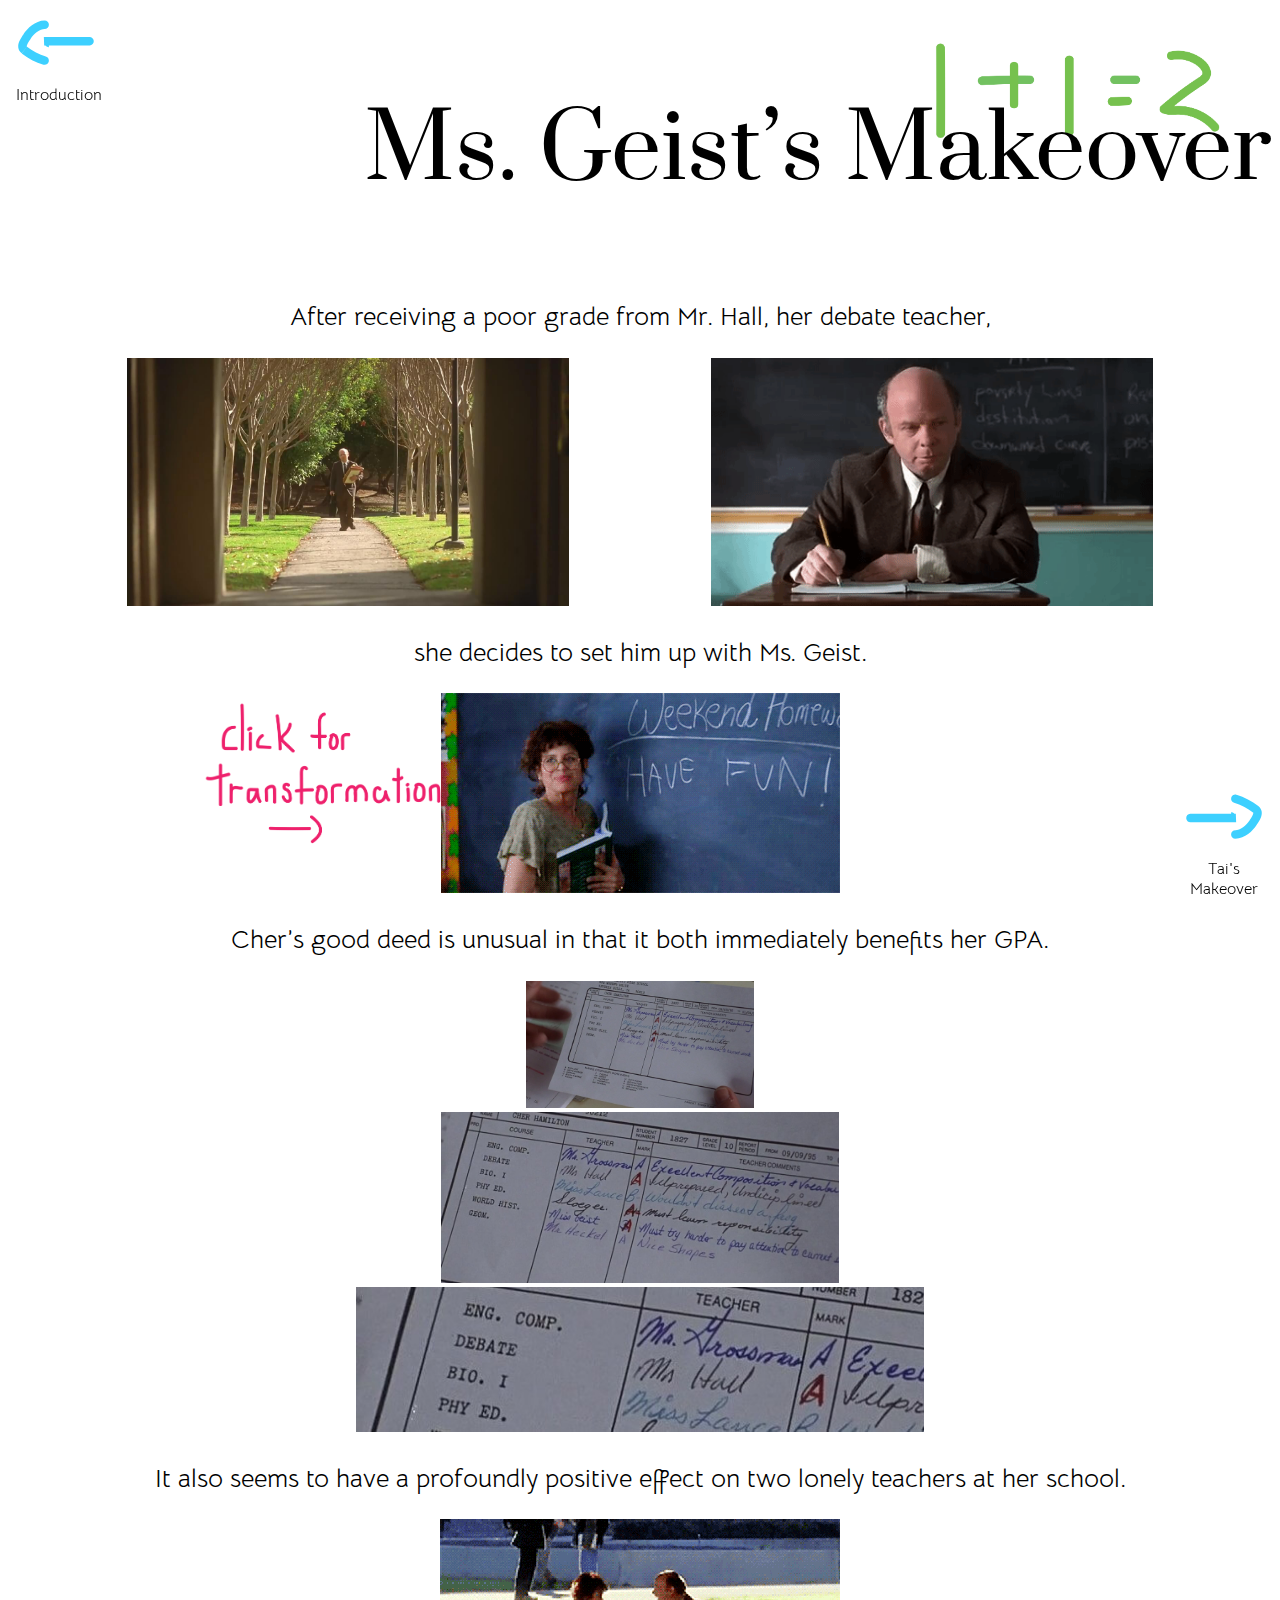
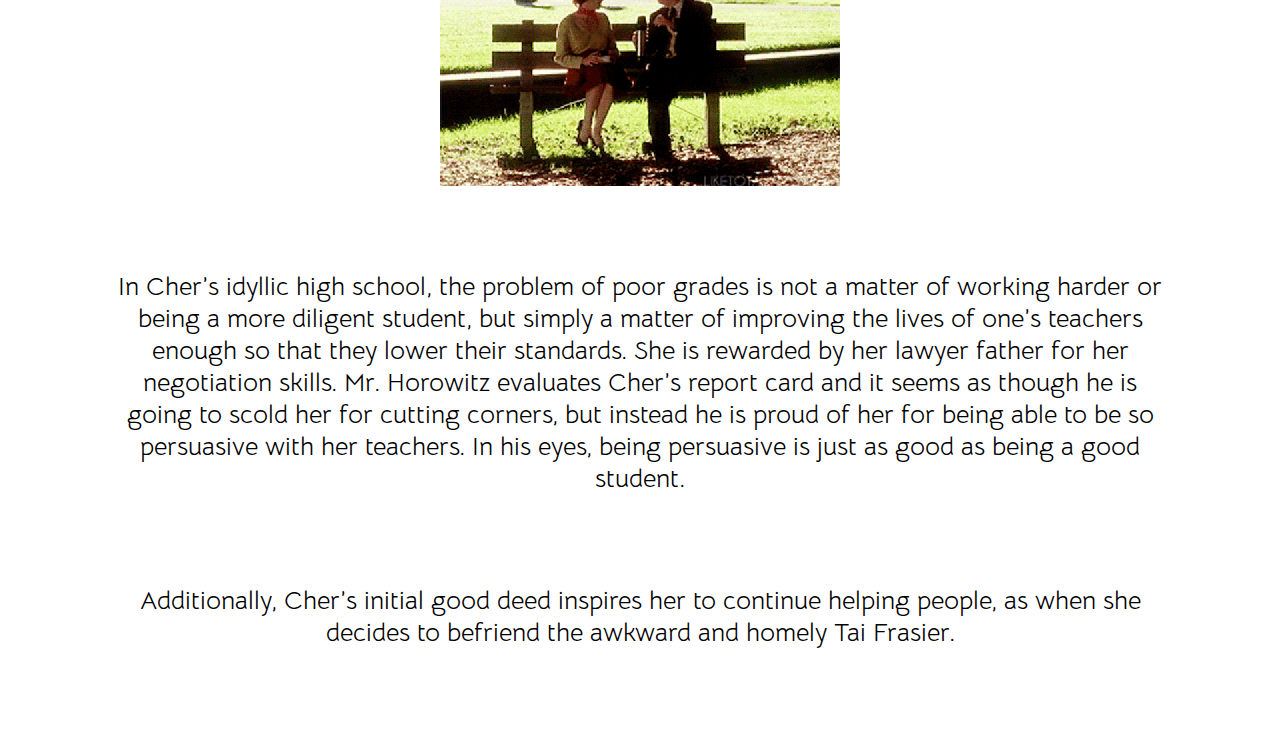
<file: pages/missgeist.html>
<!DOCTYPE html>
<html lang="en-CA" class="en">

<head>
    <title>Clueless-The Modern Makeover</title>
    <meta charset="UTF-8">
    <meta name="viewport" content="width=device-width, initial-scale=1, maximum-scale=1">
    <link href="https://fonts.googleapis.com/css?family=Lora:400,400i,700&display=swap" rel="stylesheet">
    <link href="../css/css3.css" rel="stylesheet">
    <link href="https://fonts.googleapis.com/css?family=Prata|Reenie+Beanie&display=swap" rel="stylesheet">
    <link href="../css/flexboxgrid.css" rel="stylesheet">
    <link href="https://fonts.googleapis.com/css?family=Bellota+Text&display=swap" rel="stylesheet">

</head>

<body>
    <div class="intro">
        <div class="box">
            <img id="geistdoodle" src="../images/svg/23.png">
            <p>Ms. Geist’s Makeover</p>
        </div>
    </div>
    <div class="para">
        <p>After receiving a poor grade from Mr. Hall, her debate teacher,
            <p>
    </div>
    <div class="container">
        <div class="row center-xs">
            <div class="col- xs-12 sm-12 col-md-8 col-lg-6">
                <img id="first" src="../images/screencaps/4.jpg">
            </div>
            <div class="col-xs-12 sm-12 col-md-8 col-lg-6">
                <img id="first" src="../images/screencaps/4.5.gif">
            </div>
        </div>
        <div class="para">
            <p>she decides to set him up with Ms. Geist.
                <p>
        </div>
        <div class="row center-xs">
            <div class="col-xs-12 sm-12 col-md-8 col-lg-6">
                <div class="box">
                    <img id="clickit" src="../images/svg/24.png">
                    <img id="geist" src="../images/screencaps/5.gif">
                </div>
            </div>
            <div class="para">
                <p>Cher’s good deed is unusual in that it both immediately benefits her GPA. </p>
            </div>
            <div class="row center-xs">
                <div class="col-xs-12 sm-12 col-md-8 col-lg-6">
                    <img id="geist" src="../images/screencaps/9.jpg" width="40%">
                    <img id="geist" src="../images/screencaps/9.5.jpg" width="70%">
                    <img id="geist" src="../images/screencaps/9.55.jpg" width="100%">
                </div>
            </div>
            <div class="para">
                <p>It also seems to have a profoundly positive effect on two lonely teachers at her school. </p>
            </div>

            <img id="third" src="../images/screencaps/9.gif">
            <div class="row center-xs">
                <div class="col-xs-12 sm-12 col-md-8 col-lg-6">
                </div>
            </div>

            <div class="para2">
                <p>In Cher’s idyllic high school, the problem of poor grades is not a matter of working harder or being a more diligent student, but simply a matter of improving the lives of one’s teachers enough so that they lower their standards. She is
                    rewarded by her lawyer father for her negotiation skills. Mr. Horowitz evaluates Cher’s report card and it seems as though he is going to scold her for cutting corners, but instead he is proud of her for being able to be so persuasive
                    with her teachers. In his eyes, being persuasive is just as good as being a good student. </p>
                <p><br></br>Additionally, Cher’s initial good deed inspires her to continue helping people, as when she decides to befriend the awkward and homely Tai Frasier.</p>
            </div>
        </div>
    </div>

    <a class="bottom" style="text-decoration:none" href="tai.html">
        <img src="../images/svg/arrow.svg"> Tai's Makeover
    </a>
    <a class="top" style="text-decoration:none" href="intro.html">
        <img src="../images/svg/arrow2.svg"> Introduction
    </a>


    <script src="../java/imagechange.js"></script>
    <button onclick="topFunction()" id="myBtn" title="back to top">Top</button>
    <script src="../java/toptoggle.js"></script>

</body>

</html>
</file>
<file: css/css1.css>
* {
    box-sizing: border-box;
}

img {
    position: relative;
    height: 50vh;
    width: auto;
    top: 5vh;
    margin-bottom: 0.5vw;
}

.box {
    position: relative;
}

a {
    font-size: 2vw;
    font-family: 'Bellota Text', cursive;
    color: black;
    position: relative;
    text-decoration: none;
}

#bigimage {
    font-size: 12px;
    font-family: 'Bellota Text', cursive;
    position: relative;
}

p {
    font-family: 'Prata', serif;
    font-size: 4.5vw;
    text-align: center;
    margin-bottom: 2%;
    position: relative;
    margin-top: 3%;
}

.one {
    opacity: 0;
    z-index: -1;
    position: absolute;
    width: 20vw;
    height: auto;
    top: -5vw;
    left: 2vh;
}

.box:hover .one {
    opacity: 1;
}

.hover06 figure img {
    -webkit-transform: rotate(25deg) scale(2.4);
    transform: rotate(25deg) scale(2.4);
    -webkit-transition: .3s ease-in-out;
    transition: .3s ease-in-out;
}

.hover06 figure:hover img {
    -webkit-transform: rotate(0) scale(1);
    transform: rotate(0) scale(1);
}

figure {
    overflow: hidden;
}
</file>
<file: css/flexboxgrid.css>
/* Uncomment and set these variables to customize the grid. */

.container {
  margin: 0 auto;
}

.container-fluid {
  margin-right: auto;
  margin-left: auto;
  padding-right: 2rem;
  padding-left: 2rem;
}

.row {
  box-sizing: border-box;
  display: -ms-flexbox;
  display: -webkit-box;
  display: flex;
  -ms-flex: 0 1 auto;
  -webkit-box-flex: 0;
  flex: 0 1 auto;
  -ms-flex-direction: row;
  -webkit-box-orient: horizontal;
  -webkit-box-direction: normal;
  flex-direction: row;
  -ms-flex-wrap: wrap;
  flex-wrap: wrap;
  margin-right: -1rem;
  margin-left: -1rem;
}

.row.reverse {
  -ms-flex-direction: row-reverse;
  -webkit-box-orient: horizontal;
  -webkit-box-direction: reverse;
  flex-direction: row-reverse;
}

.col.reverse {
  -ms-flex-direction: column-reverse;
  -webkit-box-orient: vertical;
  -webkit-box-direction: reverse;
  flex-direction: column-reverse;
}

.col-xs,
.col-xs-1,
.col-xs-2,
.col-xs-3,
.col-xs-4,
.col-xs-5,
.col-xs-6,
.col-xs-7,
.col-xs-8,
.col-xs-9,
.col-xs-10,
.col-xs-11,
.col-xs-12 {
  box-sizing: border-box;
  -ms-flex: 0 0 auto;
  -webkit-box-flex: 0;
  flex: 0 0 auto;
  padding-right: 1rem;
  padding-left: 1rem;
}

.col-xs {
  -webkit-flex-grow: 1;
  -ms-flex-positive: 1;
  -webkit-box-flex: 1;
  flex-grow: 1;
  -ms-flex-preferred-size: 0;
  flex-basis: 0;
  max-width: 100%;
}

.col-xs-1 {
  -ms-flex-preferred-size: 8.333%;
  flex-basis: 8.333%;
  max-width: 8.333%;
}

.col-xs-2 {
  -ms-flex-preferred-size: 16.667%;
  flex-basis: 16.667%;
  max-width: 16.667%;
}

.col-xs-3 {
  -ms-flex-preferred-size: 25%;
  flex-basis: 25%;
  max-width: 25%;
}

.col-xs-4 {
  -ms-flex-preferred-size: 33.333%;
  flex-basis: 33.333%;
  max-width: 33.333%;
}

.col-xs-5 {
  -ms-flex-preferred-size: 41.667%;
  flex-basis: 41.667%;
  max-width: 41.667%;
}

.col-xs-6 {
  -ms-flex-preferred-size: 50%;
  flex-basis: 50%;
  max-width: 50%;
}

.col-xs-7 {
  -ms-flex-preferred-size: 58.333%;
  flex-basis: 58.333%;
  max-width: 58.333%;
}

.col-xs-8 {
  -ms-flex-preferred-size: 66.667%;
  flex-basis: 66.667%;
  max-width: 66.667%;
}

.col-xs-9 {
  -ms-flex-preferred-size: 75%;
  flex-basis: 75%;
  max-width: 75%;
}

.col-xs-10 {
  -ms-flex-preferred-size: 83.333%;
  flex-basis: 83.333%;
  max-width: 83.333%;
}

.col-xs-11 {
  -ms-flex-preferred-size: 91.667%;
  flex-basis: 91.667%;
  max-width: 91.667%;
}

.col-xs-12 {
  -ms-flex-preferred-size: 100%;
  flex-basis: 100%;
  max-width: 100%;
}

.col-xs-offset-1 {
  margin-left: 8.333%;
}

.col-xs-offset-2 {
  margin-left: 16.667%;
}

.col-xs-offset-3 {
  margin-left: 25%;
}

.col-xs-offset-4 {
  margin-left: 33.333%;
}

.col-xs-offset-5 {
  margin-left: 41.667%;
}

.col-xs-offset-6 {
  margin-left: 50%;
}

.col-xs-offset-7 {
  margin-left: 58.333%;
}

.col-xs-offset-8 {
  margin-left: 66.667%;
}

.col-xs-offset-9 {
  margin-left: 75%;
}

.col-xs-offset-10 {
  margin-left: 83.333%;
}

.col-xs-offset-11 {
  margin-left: 91.667%;
}

.start-xs {
  -ms-flex-pack: start;
  -webkit-box-pack: start;
  justify-content: flex-start;
  text-align: start;
}

.center-xs {
  -ms-flex-pack: center;
  -webkit-box-pack: center;
  justify-content: center;
  text-align: center;
}

.end-xs {
  -ms-flex-pack: end;
  -webkit-box-pack: end;
  justify-content: flex-end;
  text-align: end;
}

.top-xs {
  -ms-flex-align: start;
  -webkit-box-align: start;
  align-items: flex-start;
}

.middle-xs {
  -ms-flex-align: center;
  -webkit-box-align: center;
  align-items: center;
}

.bottom-xs {
  -ms-flex-align: end;
  -webkit-box-align: end;
  align-items: flex-end;
}

.around-xs {
  -ms-flex-pack: distribute;
  justify-content: space-around;
}

.between-xs {
  -ms-flex-pack: justify;
  -webkit-box-pack: justify;
  justify-content: space-between;
}

.first-xs {
  -ms-flex-order: -1;
  -webkit-box-ordinal-group: 0;
  order: -1;
}

.last-xs {
  -ms-flex-order: 1;
  -webkit-box-ordinal-group: 2;
  order: 1;
}

@media only screen and (min-width: 48em) {
  .container {
    width: 46rem;
  }

  .col-sm,
  .col-sm-1,
  .col-sm-2,
  .col-sm-3,
  .col-sm-4,
  .col-sm-5,
  .col-sm-6,
  .col-sm-7,
  .col-sm-8,
  .col-sm-9,
  .col-sm-10,
  .col-sm-11,
  .col-sm-12 {
    box-sizing: border-box;
    -ms-flex: 0 0 auto;
    -webkit-box-flex: 0;
    flex: 0 0 auto;
    padding-right: 1rem;
    padding-left: 1rem;
  }

  .col-sm {
    -webkit-flex-grow: 1;
    -ms-flex-positive: 1;
    -webkit-box-flex: 1;
    flex-grow: 1;
    -ms-flex-preferred-size: 0;
    flex-basis: 0;
    max-width: 100%;
  }

  .col-sm-1 {
    -ms-flex-preferred-size: 8.333%;
    flex-basis: 8.333%;
    max-width: 8.333%;
  }

  .col-sm-2 {
    -ms-flex-preferred-size: 16.667%;
    flex-basis: 16.667%;
    max-width: 16.667%;
  }

  .col-sm-3 {
    -ms-flex-preferred-size: 25%;
    flex-basis: 25%;
    max-width: 25%;
  }

  .col-sm-4 {
    -ms-flex-preferred-size: 33.333%;
    flex-basis: 33.333%;
    max-width: 33.333%;
  }

  .col-sm-5 {
    -ms-flex-preferred-size: 41.667%;
    flex-basis: 41.667%;
    max-width: 41.667%;
  }

  .col-sm-6 {
    -ms-flex-preferred-size: 50%;
    flex-basis: 50%;
    max-width: 50%;
  }

  .col-sm-7 {
    -ms-flex-preferred-size: 58.333%;
    flex-basis: 58.333%;
    max-width: 58.333%;
  }

  .col-sm-8 {
    -ms-flex-preferred-size: 66.667%;
    flex-basis: 66.667%;
    max-width: 66.667%;
  }

  .col-sm-9 {
    -ms-flex-preferred-size: 75%;
    flex-basis: 75%;
    max-width: 75%;
  }

  .col-sm-10 {
    -ms-flex-preferred-size: 83.333%;
    flex-basis: 83.333%;
    max-width: 83.333%;
  }

  .col-sm-11 {
    -ms-flex-preferred-size: 91.667%;
    flex-basis: 91.667%;
    max-width: 91.667%;
  }

  .col-sm-12 {
    -ms-flex-preferred-size: 100%;
    flex-basis: 100%;
    max-width: 100%;
  }

  .col-sm-offset-1 {
    margin-left: 8.333%;
  }

  .col-sm-offset-2 {
    margin-left: 16.667%;
  }

  .col-sm-offset-3 {
    margin-left: 25%;
  }

  .col-sm-offset-4 {
    margin-left: 33.333%;
  }

  .col-sm-offset-5 {
    margin-left: 41.667%;
  }

  .col-sm-offset-6 {
    margin-left: 50%;
  }

  .col-sm-offset-7 {
    margin-left: 58.333%;
  }

  .col-sm-offset-8 {
    margin-left: 66.667%;
  }

  .col-sm-offset-9 {
    margin-left: 75%;
  }

  .col-sm-offset-10 {
    margin-left: 83.333%;
  }

  .col-sm-offset-11 {
    margin-left: 91.667%;
  }

  .start-sm {
    -ms-flex-pack: start;
    -webkit-box-pack: start;
    justify-content: flex-start;
    text-align: start;
  }

  .center-sm {
    -ms-flex-pack: center;
    -webkit-box-pack: center;
    justify-content: center;
    text-align: center;
  }

  .end-sm {
    -ms-flex-pack: end;
    -webkit-box-pack: end;
    justify-content: flex-end;
    text-align: end;
  }

  .top-sm {
    -ms-flex-align: start;
    -webkit-box-align: start;
    align-items: flex-start;
  }

  .middle-sm {
    -ms-flex-align: center;
    -webkit-box-align: center;
    align-items: center;
  }

  .bottom-sm {
    -ms-flex-align: end;
    -webkit-box-align: end;
    align-items: flex-end;
  }

  .around-sm {
    -ms-flex-pack: distribute;
    justify-content: space-around;
  }

  .between-sm {
    -ms-flex-pack: justify;
    -webkit-box-pack: justify;
    justify-content: space-between;
  }

  .first-sm {
    -ms-flex-order: -1;
    -webkit-box-ordinal-group: 0;
    order: -1;
  }

  .last-sm {
    -ms-flex-order: 1;
    -webkit-box-ordinal-group: 2;
    order: 1;
  }
}

@media only screen and (min-width: 62em) {
  .container {
    width: 61rem;
  }

  .col-md,
  .col-md-1,
  .col-md-2,
  .col-md-3,
  .col-md-4,
  .col-md-5,
  .col-md-6,
  .col-md-7,
  .col-md-8,
  .col-md-9,
  .col-md-10,
  .col-md-11,
  .col-md-12 {
    box-sizing: border-box;
    -ms-flex: 0 0 auto;
    -webkit-box-flex: 0;
    flex: 0 0 auto;
    padding-right: 1rem;
    padding-left: 1rem;
  }

  .col-md {
    -webkit-flex-grow: 1;
    -ms-flex-positive: 1;
    -webkit-box-flex: 1;
    flex-grow: 1;
    -ms-flex-preferred-size: 0;
    flex-basis: 0;
    max-width: 100%;
  }

  .col-md-1 {
    -ms-flex-preferred-size: 8.333%;
    flex-basis: 8.333%;
    max-width: 8.333%;
  }

  .col-md-2 {
    -ms-flex-preferred-size: 16.667%;
    flex-basis: 16.667%;
    max-width: 16.667%;
  }

  .col-md-3 {
    -ms-flex-preferred-size: 25%;
    flex-basis: 25%;
    max-width: 25%;
  }

  .col-md-4 {
    -ms-flex-preferred-size: 33.333%;
    flex-basis: 33.333%;
    max-width: 33.333%;
  }

  .col-md-5 {
    -ms-flex-preferred-size: 41.667%;
    flex-basis: 41.667%;
    max-width: 41.667%;
  }

  .col-md-6 {
    -ms-flex-preferred-size: 50%;
    flex-basis: 50%;
    max-width: 50%;
  }

  .col-md-7 {
    -ms-flex-preferred-size: 58.333%;
    flex-basis: 58.333%;
    max-width: 58.333%;
  }

  .col-md-8 {
    -ms-flex-preferred-size: 66.667%;
    flex-basis: 66.667%;
    max-width: 66.667%;
  }

  .col-md-9 {
    -ms-flex-preferred-size: 75%;
    flex-basis: 75%;
    max-width: 75%;
  }

  .col-md-10 {
    -ms-flex-preferred-size: 83.333%;
    flex-basis: 83.333%;
    max-width: 83.333%;
  }

  .col-md-11 {
    -ms-flex-preferred-size: 91.667%;
    flex-basis: 91.667%;
    max-width: 91.667%;
  }

  .col-md-12 {
    -ms-flex-preferred-size: 100%;
    flex-basis: 100%;
    max-width: 100%;
  }

  .col-md-offset-1 {
    margin-left: 8.333%;
  }

  .col-md-offset-2 {
    margin-left: 16.667%;
  }

  .col-md-offset-3 {
    margin-left: 25%;
  }

  .col-md-offset-4 {
    margin-left: 33.333%;
  }

  .col-md-offset-5 {
    margin-left: 41.667%;
  }

  .col-md-offset-6 {
    margin-left: 50%;
  }

  .col-md-offset-7 {
    margin-left: 58.333%;
  }

  .col-md-offset-8 {
    margin-left: 66.667%;
  }

  .col-md-offset-9 {
    margin-left: 75%;
  }

  .col-md-offset-10 {
    margin-left: 83.333%;
  }

  .col-md-offset-11 {
    margin-left: 91.667%;
  }

  .start-md {
    -ms-flex-pack: start;
    -webkit-box-pack: start;
    justify-content: flex-start;
    text-align: start;
  }

  .center-md {
    -ms-flex-pack: center;
    -webkit-box-pack: center;
    justify-content: center;
    text-align: center;
  }

  .end-md {
    -ms-flex-pack: end;
    -webkit-box-pack: end;
    justify-content: flex-end;
    text-align: end;
  }

  .top-md {
    -ms-flex-align: start;
    -webkit-box-align: start;
    align-items: flex-start;
  }

  .middle-md {
    -ms-flex-align: center;
    -webkit-box-align: center;
    align-items: center;
  }

  .bottom-md {
    -ms-flex-align: end;
    -webkit-box-align: end;
    align-items: flex-end;
  }

  .around-md {
    -ms-flex-pack: distribute;
    justify-content: space-around;
  }

  .between-md {
    -ms-flex-pack: justify;
    -webkit-box-pack: justify;
    justify-content: space-between;
  }

  .first-md {
    -ms-flex-order: -1;
    -webkit-box-ordinal-group: 0;
    order: -1;
  }

  .last-md {
    -ms-flex-order: 1;
    -webkit-box-ordinal-group: 2;
    order: 1;
  }
}

@media only screen and (min-width: 75em) {
  .container {
    width: 71rem;
  }

  .col-lg,
  .col-lg-1,
  .col-lg-2,
  .col-lg-3,
  .col-lg-4,
  .col-lg-5,
  .col-lg-6,
  .col-lg-7,
  .col-lg-8,
  .col-lg-9,
  .col-lg-10,
  .col-lg-11,
  .col-lg-12 {
    box-sizing: border-box;
    -ms-flex: 0 0 auto;
    -webkit-box-flex: 0;
    flex: 0 0 auto;
    padding-right: 1rem;
    padding-left: 1rem;
  }

  .col-lg {
    -webkit-flex-grow: 1;
    -ms-flex-positive: 1;
    -webkit-box-flex: 1;
    flex-grow: 1;
    -ms-flex-preferred-size: 0;
    flex-basis: 0;
    max-width: 100%;
  }

  .col-lg-1 {
    -ms-flex-preferred-size: 8.333%;
    flex-basis: 8.333%;
    max-width: 8.333%;
  }

  .col-lg-2 {
    -ms-flex-preferred-size: 16.667%;
    flex-basis: 16.667%;
    max-width: 16.667%;
  }

  .col-lg-3 {
    -ms-flex-preferred-size: 25%;
    flex-basis: 25%;
    max-width: 25%;
  }

  .col-lg-4 {
    -ms-flex-preferred-size: 33.333%;
    flex-basis: 33.333%;
    max-width: 33.333%;
  }

  .col-lg-5 {
    -ms-flex-preferred-size: 41.667%;
    flex-basis: 41.667%;
    max-width: 41.667%;
  }

  .col-lg-6 {
    -ms-flex-preferred-size: 50%;
    flex-basis: 50%;
    max-width: 50%;
  }

  .col-lg-7 {
    -ms-flex-preferred-size: 58.333%;
    flex-basis: 58.333%;
    max-width: 58.333%;
  }

  .col-lg-8 {
    -ms-flex-preferred-size: 66.667%;
    flex-basis: 66.667%;
    max-width: 66.667%;
  }

  .col-lg-9 {
    -ms-flex-preferred-size: 75%;
    flex-basis: 75%;
    max-width: 75%;
  }

  .col-lg-10 {
    -ms-flex-preferred-size: 83.333%;
    flex-basis: 83.333%;
    max-width: 83.333%;
  }

  .col-lg-11 {
    -ms-flex-preferred-size: 91.667%;
    flex-basis: 91.667%;
    max-width: 91.667%;
  }

  .col-lg-12 {
    -ms-flex-preferred-size: 100%;
    flex-basis: 100%;
    max-width: 100%;
  }

  .col-lg-offset-1 {
    margin-left: 8.333%;
  }

  .col-lg-offset-2 {
    margin-left: 16.667%;
  }

  .col-lg-offset-3 {
    margin-left: 25%;
  }

  .col-lg-offset-4 {
    margin-left: 33.333%;
  }

  .col-lg-offset-5 {
    margin-left: 41.667%;
  }

  .col-lg-offset-6 {
    margin-left: 50%;
  }

  .col-lg-offset-7 {
    margin-left: 58.333%;
  }

  .col-lg-offset-8 {
    margin-left: 66.667%;
  }

  .col-lg-offset-9 {
    margin-left: 75%;
  }

  .col-lg-offset-10 {
    margin-left: 83.333%;
  }

  .col-lg-offset-11 {
    margin-left: 91.667%;
  }

  .start-lg {
    -ms-flex-pack: start;
    -webkit-box-pack: start;
    justify-content: flex-start;
    text-align: start;
  }

  .center-lg {
    -ms-flex-pack: center;
    -webkit-box-pack: center;
    justify-content: center;
    text-align: center;
  }

  .end-lg {
    -ms-flex-pack: end;
    -webkit-box-pack: end;
    justify-content: flex-end;
    text-align: end;
  }

  .top-lg {
    -ms-flex-align: start;
    -webkit-box-align: start;
    align-items: flex-start;
  }

  .middle-lg {
    -ms-flex-align: center;
    -webkit-box-align: center;
    align-items: center;
  }

  .bottom-lg {
    -ms-flex-align: end;
    -webkit-box-align: end;
    align-items: flex-end;
  }

  .around-lg {
    -ms-flex-pack: distribute;
    justify-content: space-around;
  }

  .between-lg {
    -ms-flex-pack: justify;
    -webkit-box-pack: justify;
    justify-content: space-between;
  }

  .first-lg {
    -ms-flex-order: -1;
    -webkit-box-ordinal-group: 0;
    order: -1;
  }

  .last-lg {
    -ms-flex-order: 1;
    -webkit-box-ordinal-group: 2;
    order: 1;
  }
}
</file>
<file: css/individualcsspages.css>
* {box-sizing: border-box;}
body{
    padding-top: 5%;
}
.one{
    position: relative;
    width: 70%;
}
#one{
    z-index: 1;
    position: absolute;
    top: -2rem;
    left: 2.1rem;
    width: 95%;
}
.box{
    position: relative;
}

p{
    z-index: 2;
    position: absolute;
    font-family: 'Prata', serif;
    font-size:8vw;
    top:28rem;
    left: 10rem;
}
.character{
    padding: 2%;
}
.para2{
    top: 2rem;
    width: 45%;
    font-family: 'Bellota Text', cursive;
    font-size: 2.2vh;
    position: absolute;
}
.bottom,.top{
    position: fixed;
    font-family: 'Bellota Text', cursive;
    width:80px;
    height:30px;
    text-align: center;
    text-decoration: none;
    color: black;
 }
.top{
    left: 1rem;
    top: 0;
}
.bottom{
    right: 1rem;
    bottom: 6rem;
}
</file>
<file: css/csscharacter.css>
p {
    text-align: center;
    font-family: 'Bellota Text', cursive;
    font-size: 4vh;
    position: relative;
}

#title {
    font-size: 5vh;
    font-family: 'Prata', serif;
}

.box {
    position: relative;
}

.polaroids {
    height: auto;
    width: 75%;
    position: relative;
}

#one {
    width: 100%;
    opacity: 0;
    z-index: 1;
    position: absolute;
    top: -1.5rem;
    left: 0.5rem;
}

.box:hover #one {
    opacity: 1;
}

.bottom,
.top {
    position: absolute;
    font-family: 'Bellota Text', cursive;
    width: 80px;
    height: 30px;
    text-align: center;
    color: black;
    text-decoration: none;
}

.top {
    left: 1rem;
    top: 0;
}

.bottom {
    right: 1rem;
    bottom: 6rem;
}
</file>
<file: css/css3.css>
html {
    text-decoration: "none";
    scroll-behavior: smooth;
}

.intro {
    font-family: 'Prata', serif;
    font-size: 7vw;
    text-align: right;
}

#first,
#second {
    position: relative;
    width: 80%;
}

.para,
ul {
    font-family: 'Bellota Text', cursive;
    font-size: 2vw;
    text-align: center;
}

.para2 {
    font-family: 'Bellota Text', cursive;
    padding: 5%;
    font-size: 2vw;
}

.top {
    top: 0rem;
    left: 1rem;
}

a {
    text-align: center;
    text-decoration: "none";
    color: black;
}

.top,
.bottom {
    position: fixed;
    font-family: 'Bellota Text', cursive;
    text-decoration: "none";
    width: 80px;
    height: 30px;
}

.bottom {
    text-decoration: "none";
    bottom: 6rem;
    right: 1rem;
}

.characters {
    width: 3vw;
    height: auto;
}

#introdoodle {
    position: absolute;
    width: 47vw;
    top: -3vh;
    right: 0rem;
    z-index: -99999;
}

#geistdoodle {
    position: absolute;
    width: 30vw;
    top: -3vh;
    right: 1vh;
    z-index: -99999;
}

#taidoodle {
    position: absolute;
    width: 25vw;
    top: -2vh;
    right: 1vh;
    z-index: -99999;
}

#cherdoodle {
    position: absolute;
    width: 10vw;
    top: 2vh;
    right: 1vh;
    z-index: -99999;
}

#cherdoodle2 {
    position: absolute;
    width: 20vw;
    right: 20vw;
    z-index: -99999;
}

#clickit {
    position: absolute;
    width: 20vw;
    left: 15vw;
    z-index: 99999;
}

#cokeroller {
    position: absolute;
    width: 40vh;
    left: 40vw;
    z-index: 99999;
}

#myBtn {
    display: none;
    position: fixed;
    bottom: 1.25rem;
    right: 48.5%;
    z-index: 99;
    font-size: .825rem;
    border: none;
    outline: none;
    background-color: rgb(255, 0, 149);
    color: white;
    cursor: pointer;
    padding: 0.825rem;
    border-radius: 3.125rem;
}

#myBtn:hover {
    color: black;
}
</file>
